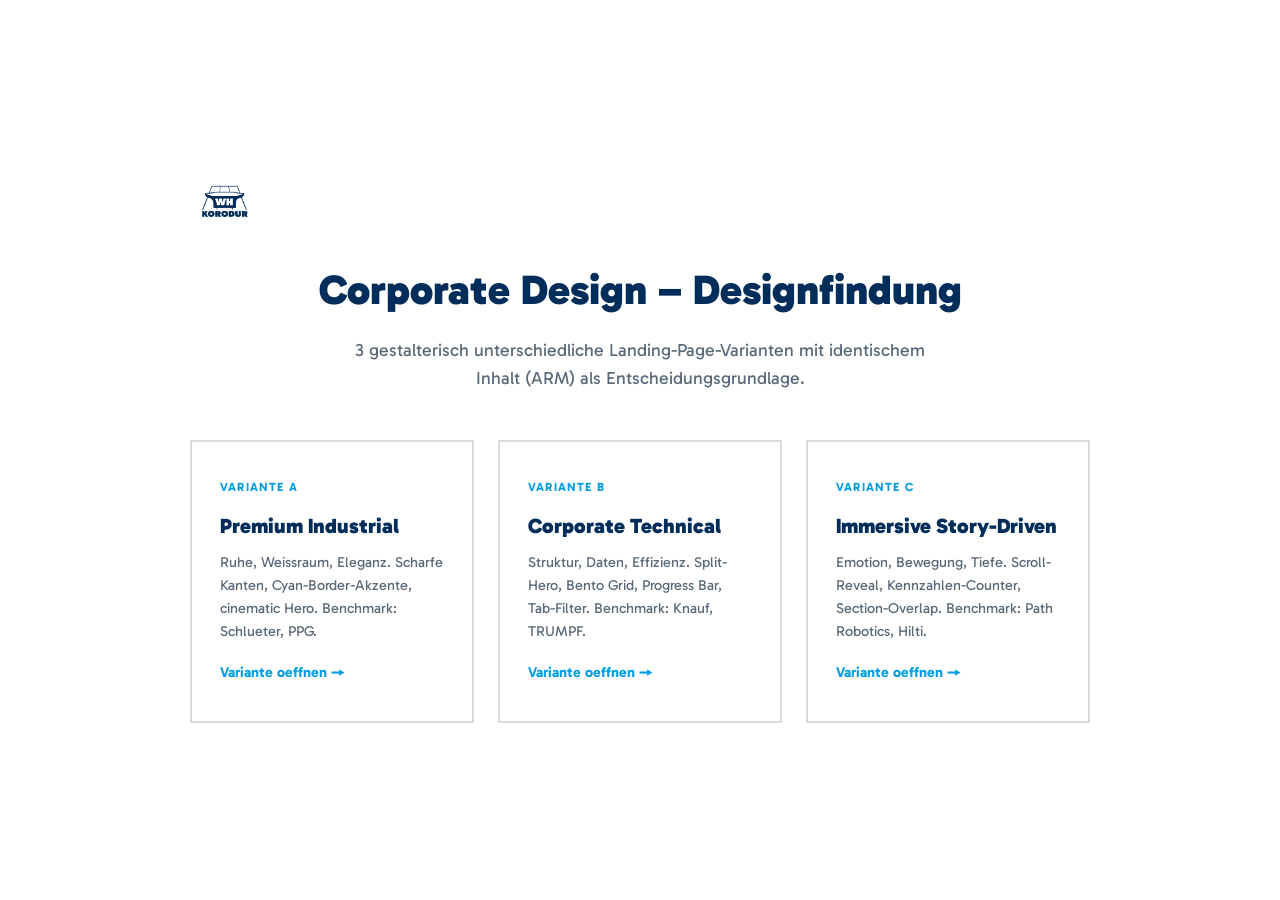
<file: projekte/corporate-design-varianten/index.html>
<!DOCTYPE html>
<html lang="de">
<head>
<meta charset="UTF-8">
<meta name="viewport" content="width=device-width, initial-scale=1.0">
<title>KORODUR Corporate Design – 3 Varianten zur Auswahl</title>
<link rel="stylesheet" href="tokens.css">
<style>
body { min-height: 100vh; display: flex; align-items: center; justify-content: center; padding: 48px 24px; }
.overview { max-width: 900px; width: 100%; text-align: center; }
.overview h1 { font-size: clamp(1.8rem, 4vw, 2.6rem); font-weight: 900; margin-bottom: 12px; }
.overview p { font-size: 1.1rem; margin-bottom: 48px; color: #5a6a7a; max-width: 600px; margin-left: auto; margin-right: auto; }
.cards { display: grid; grid-template-columns: repeat(3, 1fr); gap: 24px; }
.card { background: var(--white); border: 2px solid var(--mid-gray); padding: 36px 28px; text-align: left; transition: border-color .2s, box-shadow .2s; text-decoration: none; color: var(--text); display: block; }
.card:hover { border-color: var(--secondary); box-shadow: 0 8px 30px rgba(0,45,89,0.1); text-decoration: none; }
.card-label { font-size: .75rem; font-weight: 700; text-transform: uppercase; letter-spacing: .1em; color: var(--secondary); margin-bottom: 12px; }
.card h2 { font-size: 1.3rem; font-weight: 900; margin-bottom: 8px; }
.card p { font-size: .9rem; color: #5a6a7a; margin-bottom: 16px; line-height: 1.6; }
.card .cta { font-weight: 700; color: var(--secondary); font-size: .9rem; }
.card .cta::after { content: " →"; }
.logo-top { margin-bottom: 32px; }
.logo-top img { height: 48px; }
@media (max-width: 768px) { .cards { grid-template-columns: 1fr; } }
</style>
</head>
<body>
<div class="overview">
<div class="logo-top"><img src="assets/korodur-logo.png" alt="KORODUR"></div>
<h1>Corporate Design – Designfindung</h1>
<p>3 gestalterisch unterschiedliche Landing-Page-Varianten mit identischem Inhalt (ARM) als Entscheidungsgrundlage.</p>
<div class="cards">
<a href="variante-a-editorial.html" class="card">
<div class="card-label">Variante A</div>
<h2>Premium Industrial</h2>
<p>Ruhe, Weissraum, Eleganz. Scharfe Kanten, Cyan-Border-Akzente, cinematic Hero. Benchmark: Schlueter, PPG.</p>
<span class="cta">Variante oeffnen</span>
</a>
<a href="variante-b-strukturiert.html" class="card">
<div class="card-label">Variante B</div>
<h2>Corporate Technical</h2>
<p>Struktur, Daten, Effizienz. Split-Hero, Bento Grid, Progress Bar, Tab-Filter. Benchmark: Knauf, TRUMPF.</p>
<span class="cta">Variante oeffnen</span>
</a>
<a href="variante-c-dynamisch.html" class="card">
<div class="card-label">Variante C</div>
<h2>Immersive Story-Driven</h2>
<p>Emotion, Bewegung, Tiefe. Scroll-Reveal, Kennzahlen-Counter, Section-Overlap. Benchmark: Path Robotics, Hilti.</p>
<span class="cta">Variante oeffnen</span>
</a>
</div>
</div>
</body>
</html>
</file>
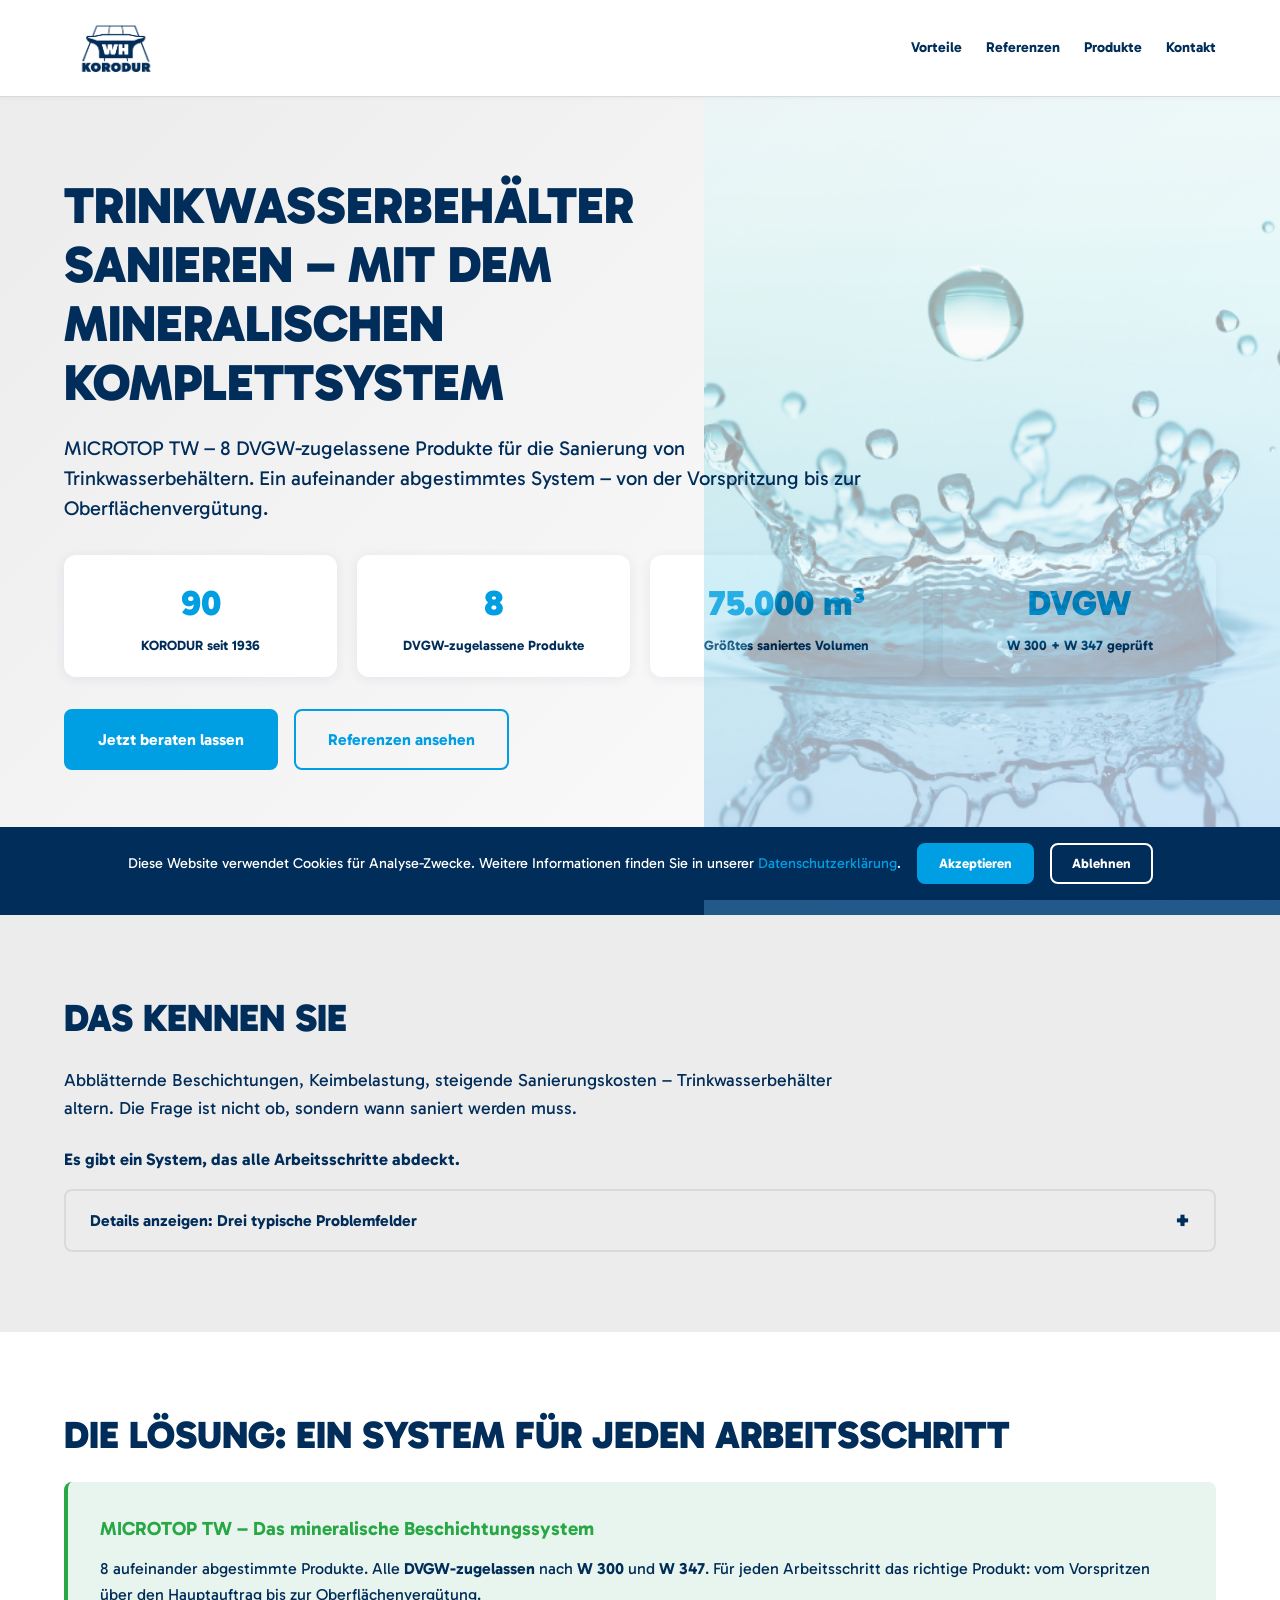
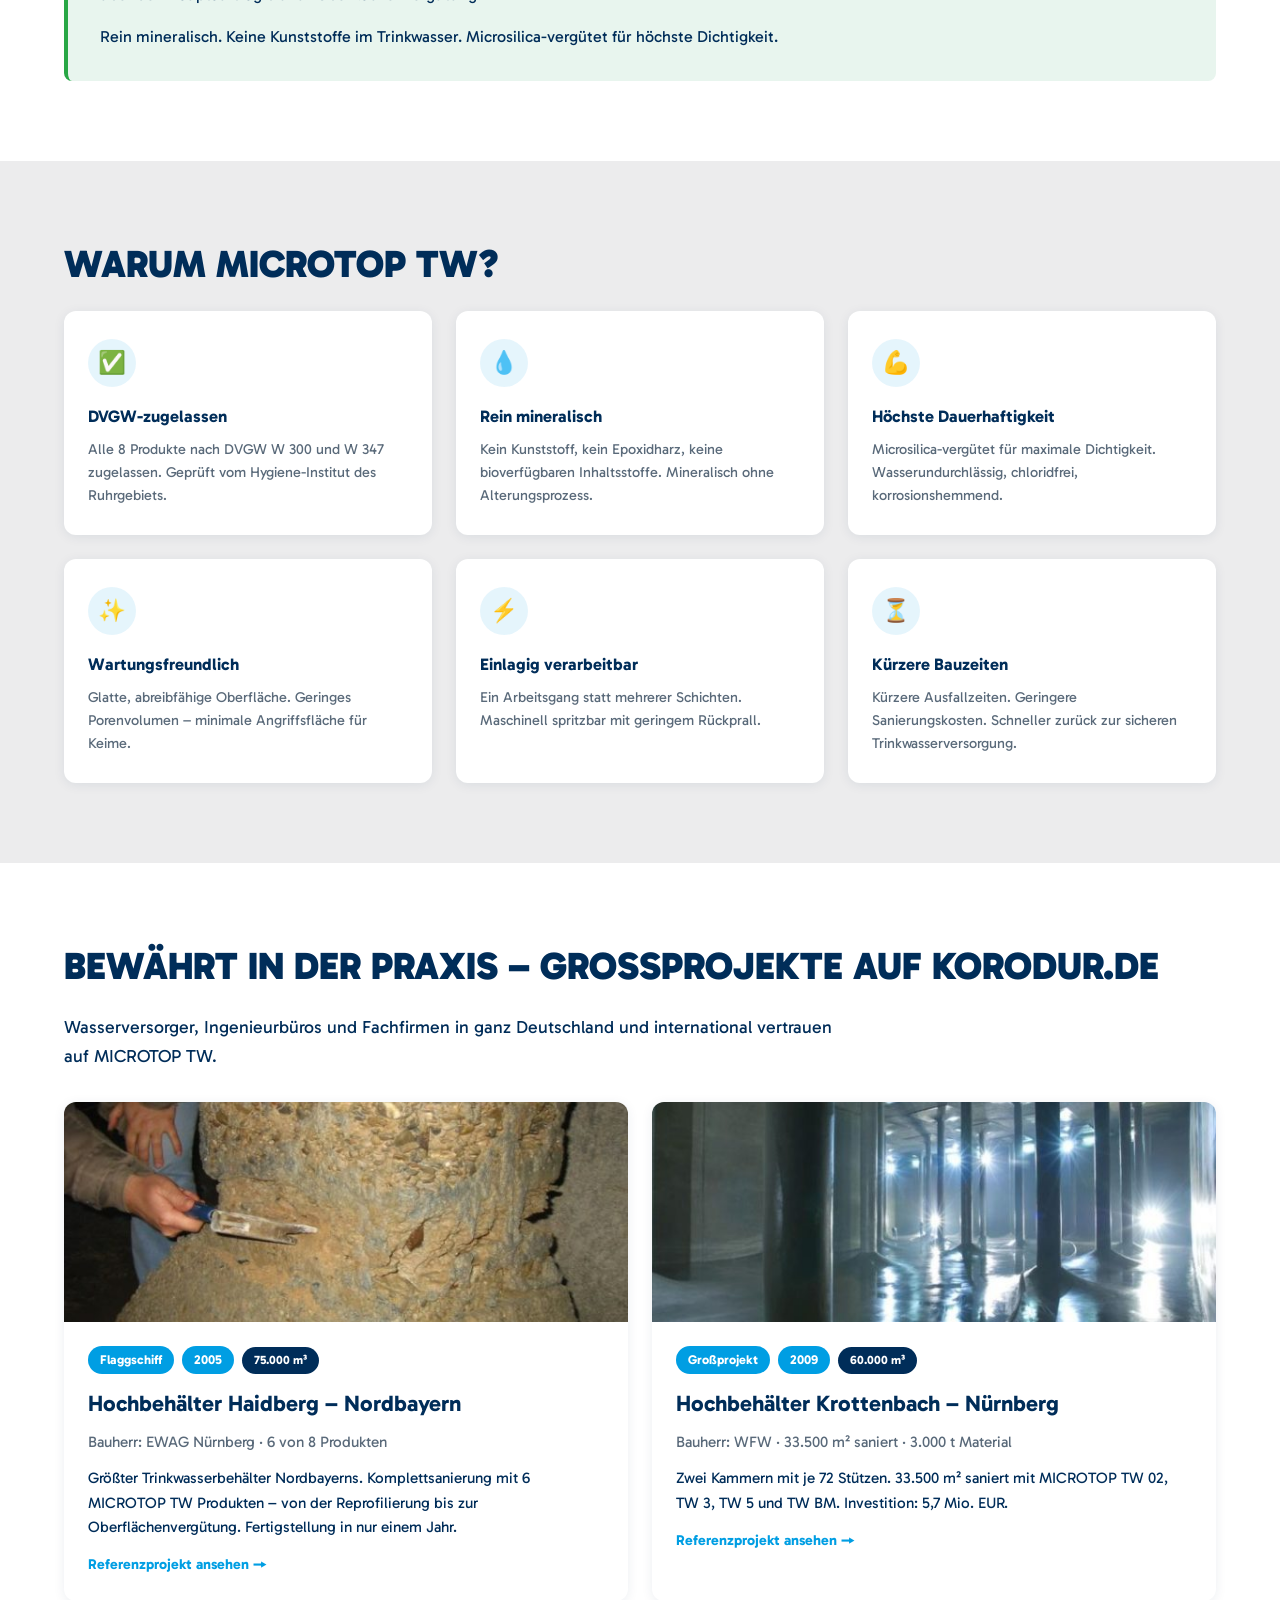
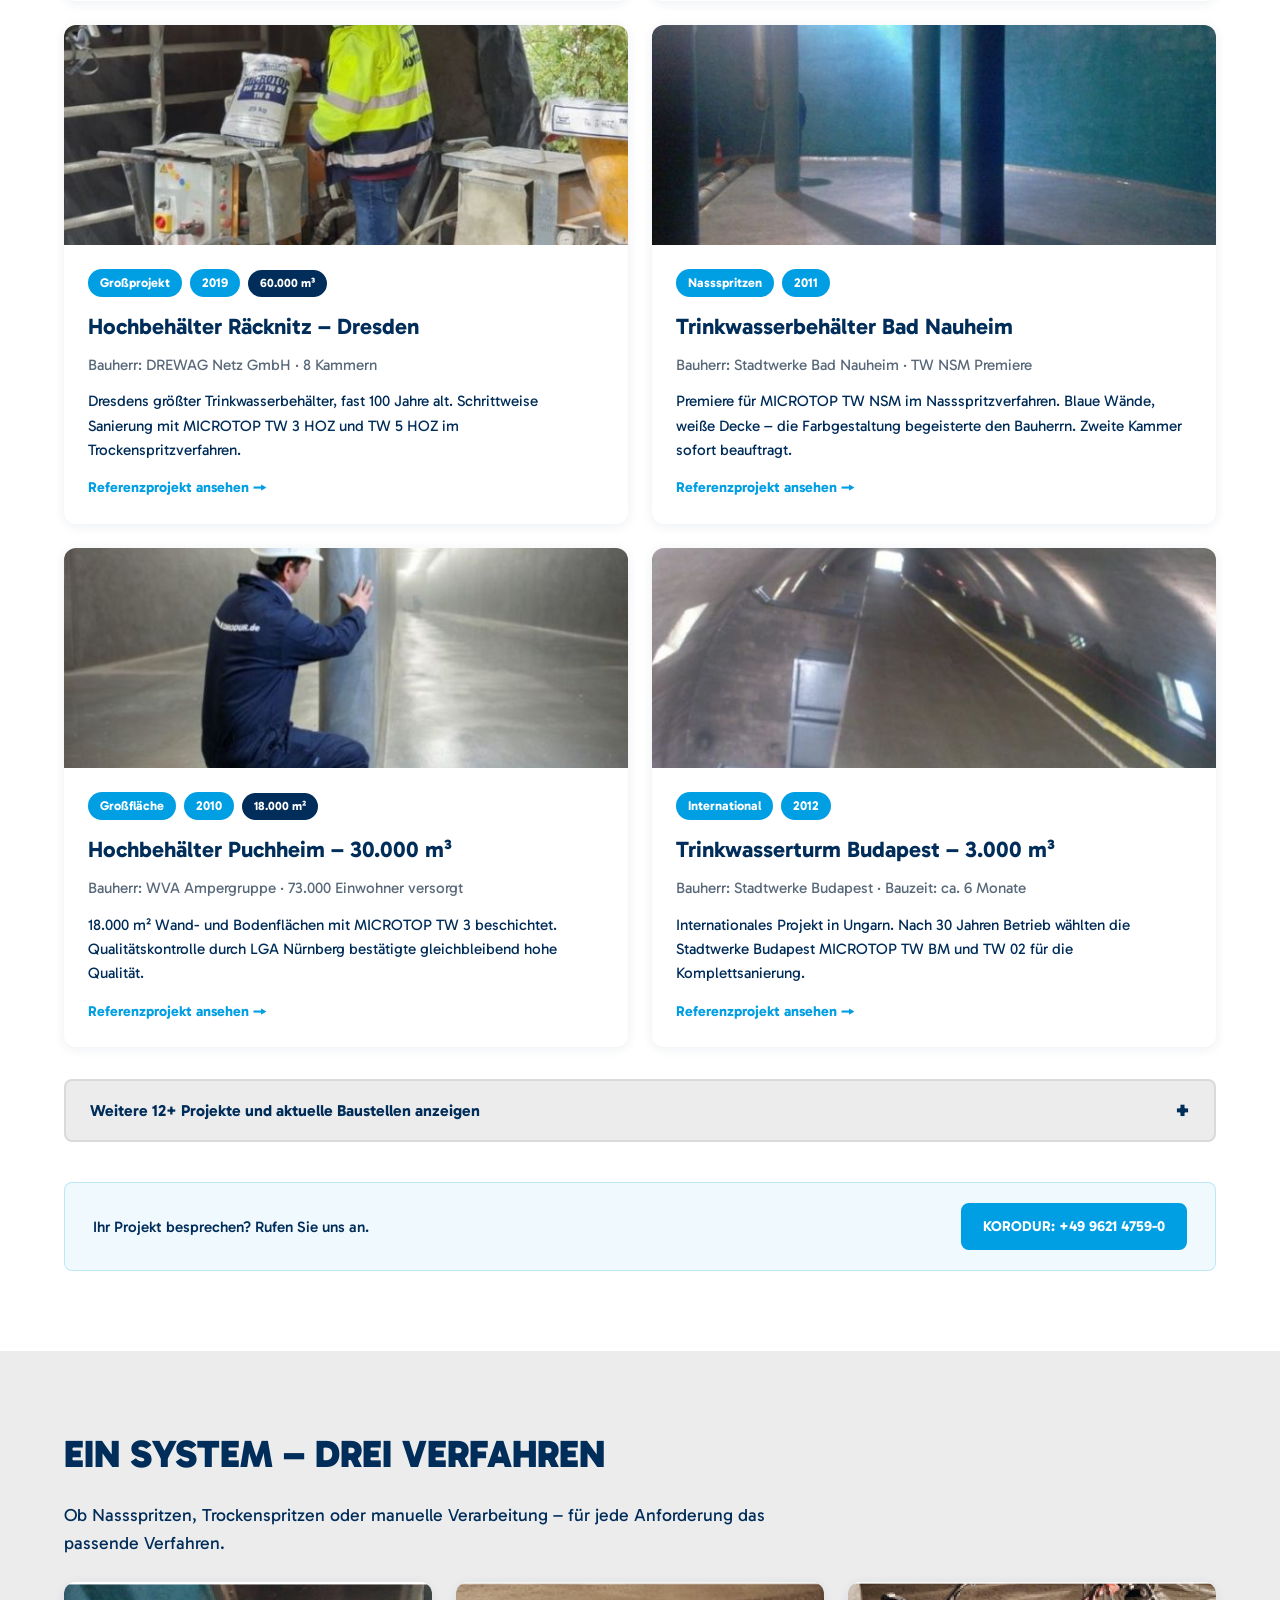
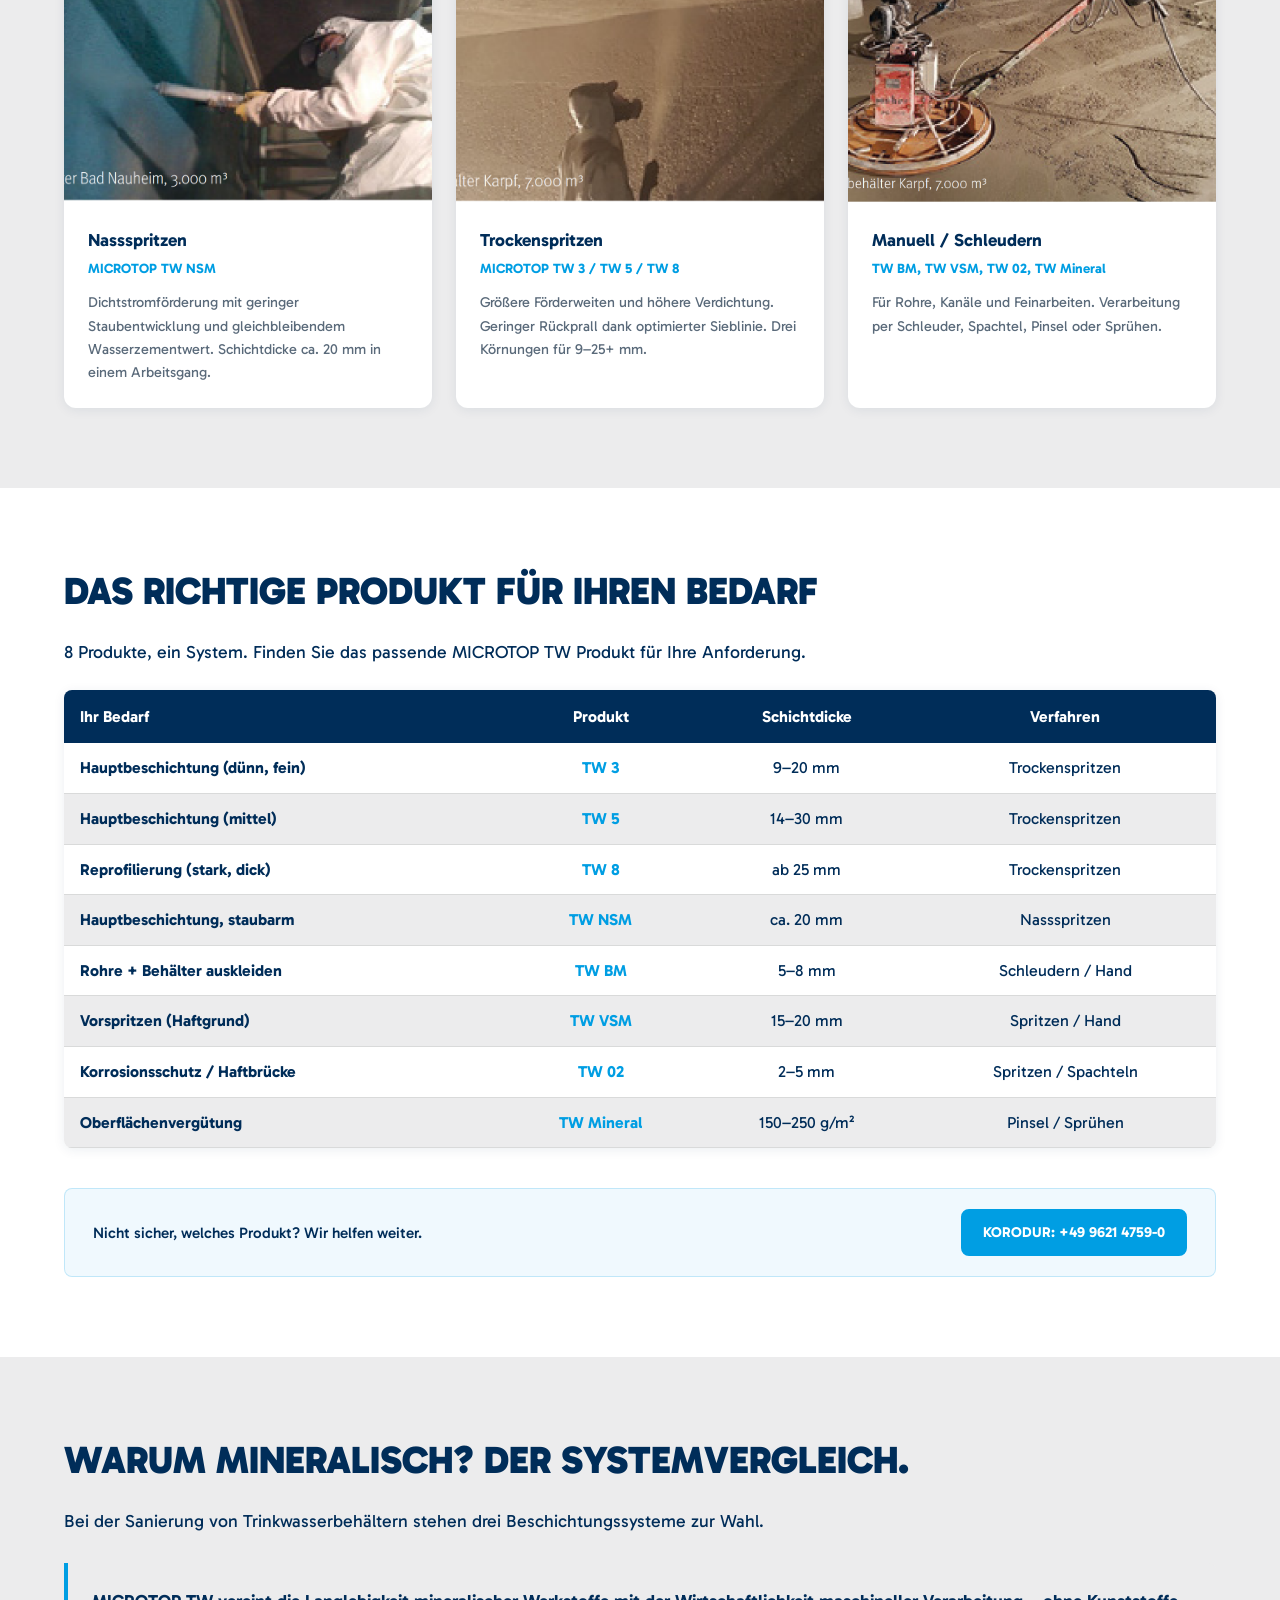
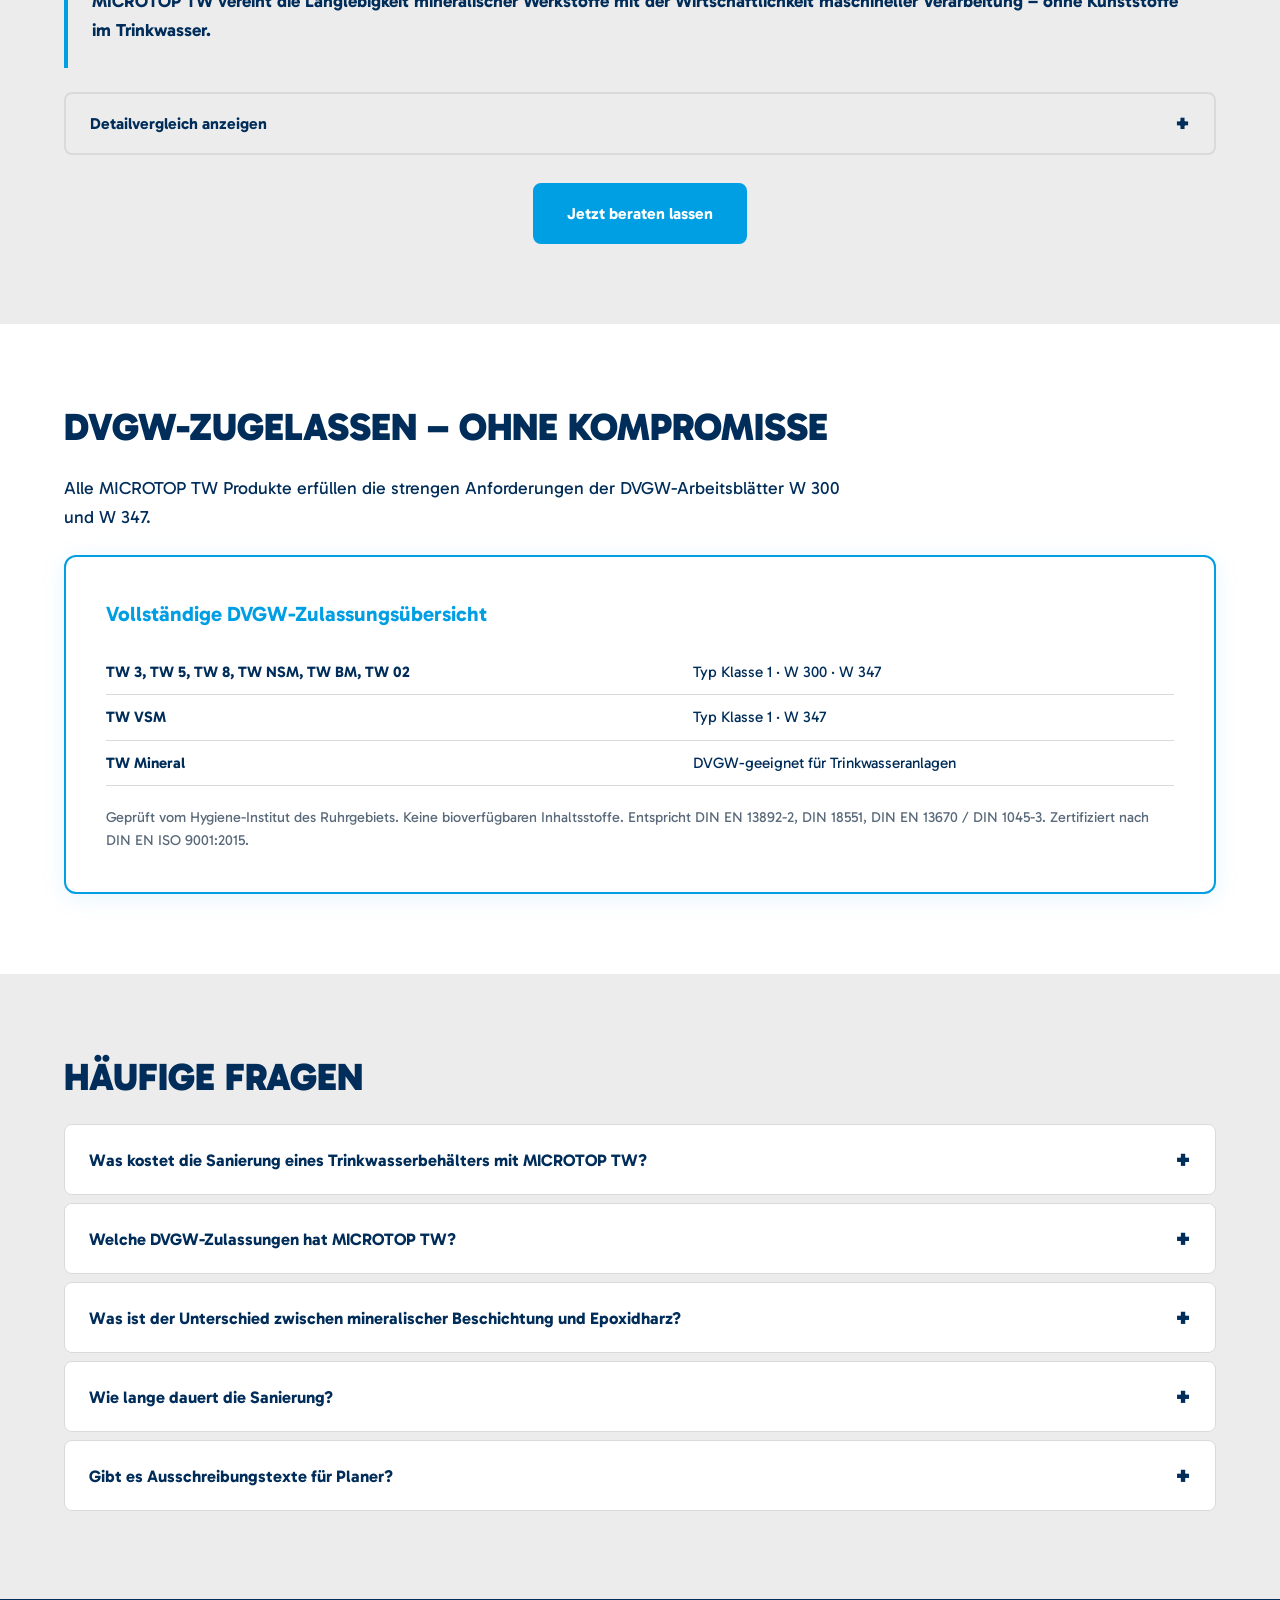
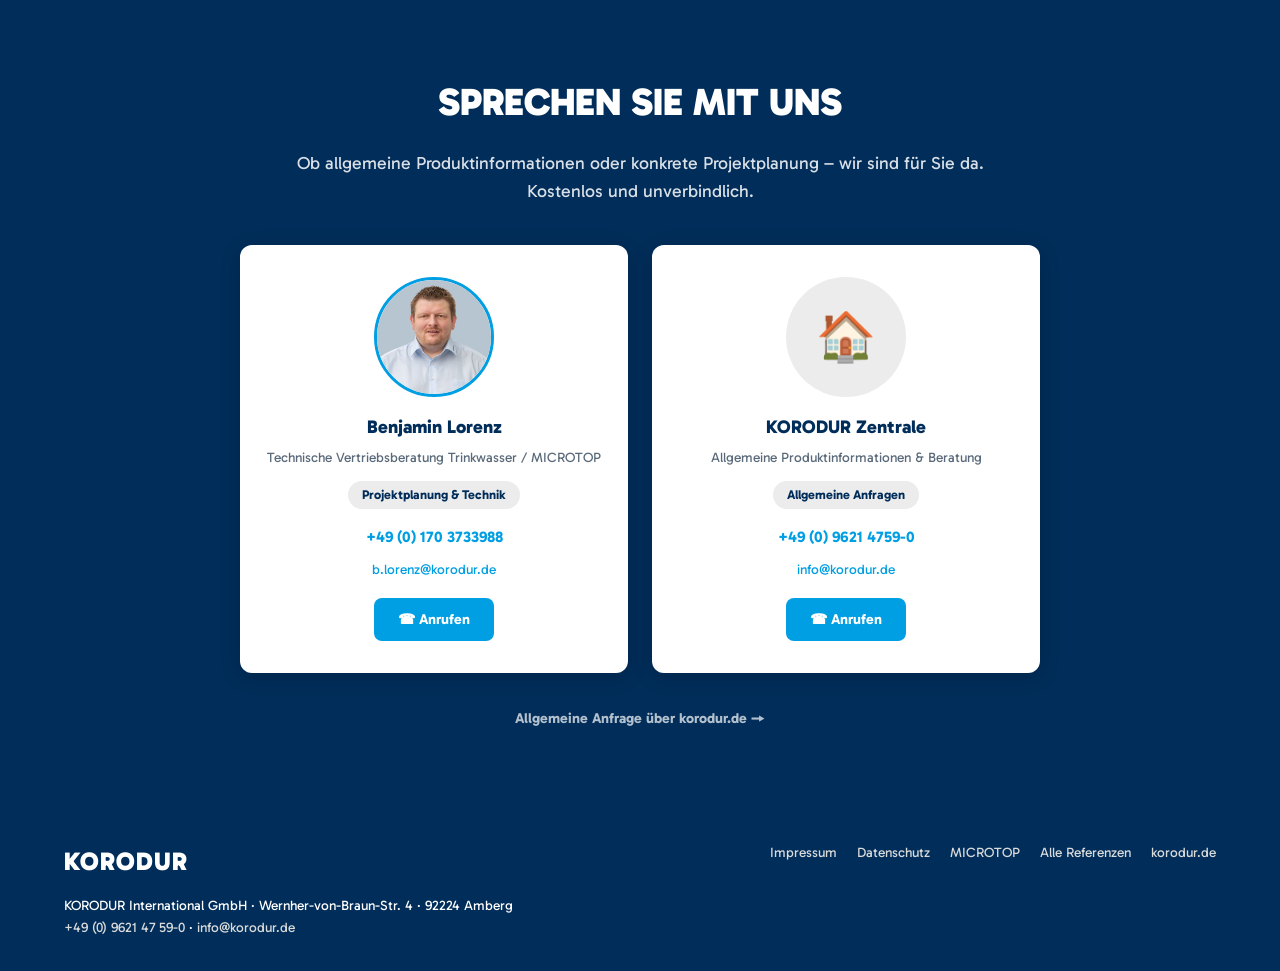
<file: projekte/korodur-microtop-tw/landing-page/index.html>
<!DOCTYPE html>
<html lang="de">
<head>
<meta charset="UTF-8">
<meta name="viewport" content="width=device-width, initial-scale=1.0">
<title>Mineralische Beschichtung f&uuml;r Trinkwasserbeh&auml;lter | MICROTOP TW | KORODUR</title>
<meta name="description" content="MICROTOP TW &ndash; das DVGW-zugelassene Beschichtungssystem f&uuml;r Trinkwasserbeh&auml;lter. 8 mineralische Produkte, 12+ Referenzen, ein System. Jetzt beraten lassen.">
<meta name="robots" content="index, follow">
<link rel="canonical" href="https://www.korodur.de/bereiche/microtop/trinkwasserbehaelter-beschichtung/">
<meta property="og:title" content="MICROTOP TW &ndash; Mineralisches Beschichtungssystem f&uuml;r Trinkwasserbeh&auml;lter">
<meta property="og:description" content="8 DVGW-zugelassene Produkte f&uuml;r die Sanierung von Trinkwasserbeh&auml;ltern. Rein mineralisch, microsilica-verg&uuml;tet, bew&auml;hrt in 12+ Projekten.">
<meta property="og:image" content="img/hero-bg.jpg">
<meta property="og:type" content="product">
<meta property="og:url" content="https://www.korodur.de/bereiche/microtop/trinkwasserbehaelter-beschichtung/">
<meta property="og:locale" content="de_DE">
<meta property="og:site_name" content="KORODUR">
<meta name="twitter:card" content="summary_large_image">
<meta name="twitter:title" content="MICROTOP TW &ndash; Trinkwasserbeh&auml;lter mineralisch sanieren">
<meta name="twitter:description" content="8 DVGW-zugelassene Produkte. 12+ Referenzen. Ein mineralisches System.">
<link rel="preconnect" href="https://fonts.googleapis.com">
<link rel="preconnect" href="https://fonts.gstatic.com" crossorigin>
<link rel="preload" as="style" href="https://fonts.googleapis.com/css2?family=Gabarito:wght@400;700;800;900&display=swap">
<link href="https://fonts.googleapis.com/css2?family=Gabarito:wght@400;700;800;900&display=swap" rel="stylesheet">

<!-- Schema: Product -->
<script type="application/ld+json">
{
  "@context": "https://schema.org",
  "@type": "Product",
  "name": "MICROTOP TW Beschichtungssystem",
  "brand": {"@type": "Brand", "name": "KORODUR"},
  "manufacturer": {
    "@type": "Organization",
    "name": "KORODUR International GmbH",
    "url": "https://www.korodur.de"
  },
  "description": "Mineralisches Beschichtungssystem f&uuml;r Trinkwasserbeh&auml;lter. 8 DVGW-zugelassene Produkte nach W 300 und W 347.",
  "category": "Beschichtungssystem Trinkwasserbeh&auml;lter",
  "additionalProperty": [
    {"@type": "PropertyValue", "name": "DVGW-Zulassung", "value": "W 300, W 347, Typ Klasse 1"},
    {"@type": "PropertyValue", "name": "Produktanzahl", "value": "8"},
    {"@type": "PropertyValue", "name": "Material", "value": "Mineralisch, microsilica-verguetet"},
    {"@type": "PropertyValue", "name": "Verfahren", "value": "Trockenspritzen, Nassspritzen, Manuell"},
    {"@type": "PropertyValue", "name": "Referenzprojekte", "value": "12+"}
  ],
  "url": "https://www.korodur.de/bereiche/microtop/trinkwasserbehaelter-beschichtung/"
}
</script>

<!-- Schema: FAQPage -->
<script type="application/ld+json">
{
  "@context": "https://schema.org",
  "@type": "FAQPage",
  "mainEntity": [
    {
      "@type": "Question",
      "name": "Was kostet die Sanierung eines Trinkwasserbeh\u00e4lters mit MICROTOP TW?",
      "acceptedAnswer": {
        "@type": "Answer",
        "text": "Die Kosten h\u00e4ngen von Beh\u00e4ltergr\u00f6\u00dfe, Zustand und gew\u00e4hltem Verfahren ab. MICROTOP TW liegt im mittleren Preissegment \u2013 g\u00fcnstiger als Edelstahl, vergleichbar mit Epoxidsystemen, aber mit deutlich l\u00e4ngerer Lebensdauer."
      }
    },
    {
      "@type": "Question",
      "name": "Welche DVGW-Zulassungen hat MICROTOP TW?",
      "acceptedAnswer": {
        "@type": "Answer",
        "text": "Alle 8 MICROTOP TW Produkte sind DVGW-zugelassen. TW 3, TW 5, TW 8, TW NSM, TW BM und TW 02 nach Typ Klasse 1, W 300 und W 347. TW VSM nach Typ Klasse 1, W 347. TW Mineral ist DVGW-geeignet f\u00fcr Trinkwasseranlagen."
      }
    },
    {
      "@type": "Question",
      "name": "Was ist der Unterschied zwischen mineralischer Beschichtung und Epoxidharz?",
      "acceptedAnswer": {
        "@type": "Answer",
        "text": "MICROTOP TW ist rein mineralisch \u2013 keine Kunststoffe, keine bioverf\u00fcgbaren Inhaltsstoffe. Epoxidharze sind kunststoffbasiert mit begrenzter Lebensdauer (15-20 Jahre durch Verspr\u00f6dung). Mineralische Beschichtungen haben keinen Alterungsprozess und sind nachhaltiger."
      }
    },
    {
      "@type": "Question",
      "name": "Wie lange dauert die Sanierung eines Trinkwasserbeh\u00e4lters?",
      "acceptedAnswer": {
        "@type": "Answer",
        "text": "MICROTOP TW ist einlagig und maschinell spritzbar, was die Sanierungsdauer deutlich verk\u00fcrzt. Die genaue Dauer h\u00e4ngt von der Beh\u00e4ltergr\u00f6\u00dfe ab. Referenz: Der Trinkwasserturm Budapest (3.000 m\u00b3) wurde in ca. 6 Monaten saniert."
      }
    }
  ]
}
</script>

<!-- Schema: Organization -->
<script type="application/ld+json">
{
  "@context": "https://schema.org",
  "@type": "Organization",
  "name": "KORODUR International GmbH",
  "legalName": "KORODUR International GmbH",
  "url": "https://www.korodur.de",
  "description": "KORODUR International GmbH - Hersteller von Industrieboeden und Beschichtungssystemen. MICROTOP TW mineralisches Beschichtungssystem fuer Trinkwasserbehaelter.",
  "address": {
    "@type": "PostalAddress",
    "streetAddress": "Wernher-von-Braun-Str. 4",
    "postalCode": "92224",
    "addressLocality": "Amberg",
    "addressRegion": "Bayern",
    "addressCountry": "DE"
  },
  "contactPoint": {
    "@type": "ContactPoint",
    "contactType": "Technische Vertriebsberatung Trinkwasser",
    "name": "Benjamin Lorenz",
    "telephone": "+49-170-3733988",
    "email": "b.lorenz@korodur.de",
    "availableLanguage": ["German", "English"]
  },
  "foundingDate": "1936",
  "sameAs": ["https://www.linkedin.com/company/korodur/"]
}
</script>

<style>
:root {
  --primary: #002d59;
  --secondary: #009ee3;
  --light-gray: #ececed;
  --mid-gray: #d9dada;
  --white: #ffffff;
  --cta: #009ee3;
  --text: #002d59;
  --font: "Gabarito", Arial, sans-serif;
  --max-w: 1200px;
  --section-pad-d: 80px;
  --section-pad-m: 48px;
  --radius: 8px;
  --card-radius: 12px;
  --shadow: 0 2px 12px rgba(0,45,89,.08);
  --success: #28a745;
  --success-bg: #e8f5ee;
}
*, *::before, *::after { box-sizing: border-box; margin: 0; padding: 0; }
html { scroll-behavior: smooth; -webkit-text-size-adjust: 100%; }
body { font-family: var(--font); color: var(--text); line-height: 1.6; background: var(--white); overflow-x: hidden; }
img { max-width: 100%; height: auto; display: block; }
a { color: var(--secondary); text-decoration: none; }
a:hover { text-decoration: underline; }
.container { max-width: var(--max-w); margin: 0 auto; padding: 0 24px; }
section { padding: var(--section-pad-d) 0; }
.bg-white { background: var(--white); }
.bg-gray { background: var(--light-gray); }
.bg-dark { background: var(--primary); color: var(--white); }
h1, h2, h3, h4 { font-family: var(--font); color: var(--text); }
h1 { font-weight: 900; font-size: clamp(2rem, 5vw, 3.2rem); text-transform: uppercase; line-height: 1.15; }
h2 { font-weight: 900; font-size: clamp(1.6rem, 3.5vw, 2.4rem); text-transform: uppercase; line-height: 1.2; margin-bottom: 24px; }
h3 { font-weight: 700; font-size: clamp(1.1rem, 2vw, 1.4rem); margin-bottom: 12px; }
.subline { font-weight: 800; text-transform: uppercase; letter-spacing: .02em; }
p { margin-bottom: 16px; }
.btn { display: inline-block; font-family: var(--font); font-weight: 700; font-size: 1rem; padding: 16px 32px; border-radius: var(--radius); cursor: pointer; border: 2px solid transparent; transition: background .2s, color .2s, border-color .2s, transform .1s; text-align: center; text-decoration: none; }
.btn:hover { text-decoration: none; transform: translateY(-1px); }
.btn-primary { background: var(--cta); color: var(--white); border-color: var(--cta); }
.btn-primary:hover { background: #007bb5; border-color: #007bb5; }
.btn-ghost { background: transparent; color: var(--cta); border-color: var(--cta); }
.btn-ghost:hover { background: var(--cta); color: var(--white); }
.micro-copy { font-size: .85rem; color: #5a6a7a; margin-top: 8px; }
.section-intro { font-size: 1.1rem; max-width: 780px; margin-bottom: 24px; }

/* ===== HEADER ===== */
header { background: var(--white); border-bottom: 1px solid var(--mid-gray); padding: 12px 0; position: sticky; top: 0; z-index: 800; box-shadow: 0 1px 4px rgba(0,0,0,.04); }
header .container { display: flex; align-items: center; justify-content: space-between; }
header nav { display: flex; align-items: center; }
header nav a { color: var(--text); font-weight: 700; font-size: .9rem; margin-left: 24px; }
header nav a:hover { color: var(--secondary); text-decoration: none; }
.logo { display: flex; align-items: center; text-decoration: none; }
.logo img { height: 72px; width: auto; }
.logo-text { font-family: var(--font); font-weight: 900; font-size: 1.6rem; color: var(--text); letter-spacing: .04em; text-transform: uppercase; text-decoration: none; }
.logo-text span { color: var(--secondary); font-weight: 700; font-size: 1rem; text-transform: none; display: block; letter-spacing: 0; }
.mobile-menu-btn { display: none; background: none; border: none; font-size: 1.6rem; cursor: pointer; color: var(--text); padding: 4px; }

/* ===== HERO ===== */
#hero { padding: var(--section-pad-d) 0 0; background: linear-gradient(135deg, var(--light-gray) 0%, var(--white) 100%); position: relative; overflow: hidden; }
#hero::before { content: ""; position: absolute; top: 0; right: 0; bottom: 0; width: 45%; background: url("img/hero-water.png") center/cover no-repeat; opacity: .35; pointer-events: none; }
.hero-content { max-width: 800px; position: relative; z-index: 1; }
.hero-sub { font-size: clamp(1rem, 2vw, 1.25rem); font-weight: 400; margin: 20px 0 32px; line-height: 1.5; }
.key-figures { display: grid; grid-template-columns: repeat(4, 1fr); gap: 20px; margin: 32px 0; }
.key-figure { text-align: center; padding: 20px 12px; background: var(--white); border-radius: var(--card-radius); box-shadow: var(--shadow); }
.key-figure .number { font-size: clamp(1.6rem, 3vw, 2.2rem); font-weight: 900; color: var(--secondary); display: block; }
.key-figure .label { font-size: .85rem; font-weight: 700; margin-top: 4px; display: block; }
.hero-ctas { display: flex; gap: 16px; flex-wrap: wrap; margin: 32px 0 12px; }

/* ===== MINI TRUST BAR (inside Hero) ===== */
.mini-trust { background: var(--primary); color: var(--white); padding: 16px 0; margin-top: var(--section-pad-d); }
.mini-trust .container { display: flex; justify-content: center; flex-wrap: wrap; gap: 24px 48px; }
.mini-trust-item { font-weight: 700; font-size: .95rem; display: flex; align-items: center; gap: 8px; white-space: nowrap; }
.mini-trust-item .icon { font-size: 1.3rem; }

/* ===== SECTION TOGGLE ===== */
.section-toggle {
  width: 100%;
  padding: 16px 24px;
  font-family: var(--font);
  font-weight: 700;
  font-size: 1rem;
  background: var(--light-gray);
  border: 2px solid var(--mid-gray);
  border-radius: var(--radius);
  cursor: pointer;
  text-align: left;
  display: flex;
  justify-content: space-between;
  align-items: center;
  color: var(--text);
  transition: background .2s, border-color .2s;
  margin-top: 16px;
}
.section-toggle:hover { border-color: var(--secondary); }
.section-toggle .toggle-icon { font-size: 1.4rem; font-weight: 900; }
.section-toggle-content {
  max-height: 0;
  overflow: hidden;
  transition: max-height .5s ease;
}
.bg-dark .section-toggle { background: rgba(255,255,255,.1); border-color: rgba(255,255,255,.25); color: var(--white); }
.bg-dark .section-toggle:hover { border-color: var(--secondary); }

/* ===== PROBLEM ===== */
.problem-cards { display: grid; grid-template-columns: repeat(3, 1fr); gap: 24px; margin: 32px 0; }
.problem-card { background: var(--white); border-radius: var(--card-radius); padding: 32px 24px; box-shadow: var(--shadow); border-top: 4px solid var(--mid-gray); transition: transform .2s, box-shadow .2s; }
.problem-card:last-child { border-top-color: var(--secondary); transform: scale(1.03); box-shadow: 0 4px 24px rgba(0,158,227,.15); }
.problem-card .card-icon { font-size: 2.2rem; margin-bottom: 16px; display: block; }
.problem-card h3 { color: var(--primary); }
.section-bridge { font-size: 1.05rem; font-weight: 700; margin: 32px 0 24px; padding: 20px 24px; background: var(--primary); color: var(--white); border-radius: var(--radius); }

/* ===== SOLUTION ===== */
.solution-callout { background: var(--success-bg); border-left: 4px solid var(--success); border-radius: var(--radius); padding: 32px; }
.solution-callout h3 { color: var(--success); font-size: 1.2rem; margin-bottom: 12px; }

/* ===== BENEFIT GRID ===== */
.benefit-grid { display: grid; grid-template-columns: repeat(3, 1fr); gap: 24px; }
.benefit-card { background: var(--white); border-radius: var(--card-radius); padding: 28px 24px; box-shadow: var(--shadow); }
.benefit-card .b-icon { width: 48px; height: 48px; background: rgba(0,158,227,.1); border-radius: 50%; display: flex; align-items: center; justify-content: center; font-size: 1.4rem; margin-bottom: 16px; color: var(--secondary); }
.benefit-card h3 { font-size: 1.05rem; color: var(--primary); margin-bottom: 8px; }
.benefit-card p { font-size: .9rem; color: #5a6a7a; margin-bottom: 0; }

/* ===== REFERENCES ===== */
.ref-grid { display: grid; grid-template-columns: repeat(2, 1fr); gap: 24px; margin: 32px 0; }
.ref-card { background: var(--white); border-radius: var(--card-radius); box-shadow: var(--shadow); overflow: hidden; transition: transform .2s; }
.ref-card:hover { transform: translateY(-4px); }
.ref-card-img { width: 100%; height: 220px; object-fit: cover; background: var(--mid-gray); }
.ref-card-img-placeholder { width: 100%; height: 220px; background: var(--primary); display: flex; align-items: center; justify-content: center; color: var(--secondary); font-size: 3rem; }
.ref-card-body { padding: 24px; }
.ref-card-badge { display: inline-block; font-size: .8rem; font-weight: 700; background: var(--secondary); color: var(--white); padding: 4px 12px; border-radius: 20px; margin-bottom: 12px; margin-right: 4px; }
.ref-card-highlight { display: inline-block; font-size: .75rem; font-weight: 700; background: var(--primary); color: var(--white); padding: 4px 12px; border-radius: 20px; margin-bottom: 12px; }
.ref-card-body h3 { margin-bottom: 8px; }
.ref-card-meta { font-size: .85rem; color: #5a6a7a; margin-bottom: 12px; }
.ref-card-body p { font-size: .95rem; margin-bottom: 12px; }
.ref-card-link { color: var(--secondary); font-weight: 700; font-size: .9rem; }

/* ===== VERFAHREN ===== */
.verfahren-grid { display: grid; grid-template-columns: repeat(3, 1fr); gap: 24px; }
.verfahren-card { background: var(--white); border-radius: var(--card-radius); overflow: hidden; box-shadow: var(--shadow); }
.verfahren-card img { width: 100%; height: 220px; object-fit: cover; }
.verfahren-card-body { padding: 24px; }
.verfahren-card h3 { color: var(--primary); font-size: 1.1rem; margin-bottom: 4px; }
.verfahren-card .products { color: var(--secondary); font-weight: 700; font-size: .85rem; margin-bottom: 12px; }
.verfahren-card p { font-size: .9rem; color: #5a6a7a; margin-bottom: 0; }

/* ===== COMPARISON TABLE ===== */
.comparison-table { width: 100%; border-collapse: collapse; margin: 24px 0; border-radius: var(--radius); overflow: hidden; box-shadow: var(--shadow); }
.comparison-table th { background: var(--primary); color: var(--white); padding: 14px 16px; text-align: center; font-weight: 700; }
.comparison-table th:first-child { text-align: left; }
.comparison-table th:nth-child(2) { background: var(--secondary); }
.comparison-table td { padding: 12px 16px; border-bottom: 1px solid var(--mid-gray); text-align: center; }
.comparison-table td:first-child { font-weight: 700; text-align: left; }
.comparison-table tr:nth-child(even) td { background: var(--light-gray); }
.comparison-table tr:nth-child(odd) td { background: var(--white); }
.comparison-table td:nth-child(2) { font-weight: 700; color: var(--secondary); }
.comparison-summary { font-size: 1.1rem; font-weight: 700; margin: 28px 0 24px; padding: 24px; background: var(--light-gray); border-left: 4px solid var(--secondary); border-radius: 0 var(--radius) var(--radius) 0; }
.comparison-cards { display: none; }
.comp-card { background: var(--white); border-radius: var(--card-radius); box-shadow: var(--shadow); padding: 20px; margin-bottom: 16px; }
.comp-card .criteria { font-weight: 800; font-size: .9rem; text-transform: uppercase; color: #5a6a7a; margin-bottom: 12px; }
.comp-card .values { display: grid; grid-template-columns: 1fr; gap: 12px; }
.comp-card .val-item { display: flex; justify-content: space-between; align-items: baseline; padding: 6px 0; border-bottom: 1px solid var(--light-gray); }
.comp-card .val-item:last-child { border-bottom: none; }
.comp-card .val-label { font-size: .8rem; font-weight: 700; text-transform: uppercase; color: #5a6a7a; }
.comp-card .val-highlight { font-weight: 700; color: var(--secondary); font-size: 1.05rem; }
.comp-card .val-other { color: var(--text); font-size: .95rem; }

/* ===== PRODUKTFINDER TABLE ===== */
.produkt-table { width: 100%; border-collapse: collapse; margin: 24px 0; box-shadow: var(--shadow); border-radius: var(--radius); overflow: hidden; }
.produkt-table th { background: var(--primary); color: var(--white); padding: 14px 16px; text-align: center; font-weight: 700; }
.produkt-table th:first-child { text-align: left; }
.produkt-table td { padding: 12px 16px; border-bottom: 1px solid var(--mid-gray); text-align: center; }
.produkt-table td:first-child { font-weight: 700; text-align: left; }
.produkt-table td:nth-child(2) { font-weight: 700; color: var(--secondary); }
.produkt-table tr:nth-child(even) td { background: var(--light-gray); }
.produkt-table tr:nth-child(odd) td { background: var(--white); }
.produkt-table a { color: var(--secondary); font-weight: 700; }
.produkt-cards { display: none; }
.produkt-card { background: var(--white); border-radius: var(--radius); padding: 16px; border-left: 4px solid var(--secondary); box-shadow: var(--shadow); margin-bottom: 12px; }
.produkt-card-name { font-weight: 700; color: var(--primary); font-size: 1.05rem; margin-bottom: 4px; }
.produkt-card-name a { color: var(--secondary); }
.produkt-card-detail { font-size: .85rem; color: #5a6a7a; }

/* ===== DVGW ===== */
.dvgw-box { background: var(--white); border: 2px solid var(--secondary); border-radius: var(--card-radius); padding: 40px; box-shadow: 0 4px 24px rgba(0,158,227,.1); }
.dvgw-box h3 { color: var(--secondary); font-size: 1.3rem; margin-bottom: 20px; }
.dvgw-table { width: 100%; border-collapse: collapse; margin-bottom: 16px; }
.dvgw-table td { padding: 10px 0; border-bottom: 1px solid var(--mid-gray); font-size: .95rem; }
.dvgw-table td:first-child { font-weight: 700; color: var(--primary); width: 55%; }
.dvgw-normen { font-size: .9rem; color: #5a6a7a; margin-top: 20px; margin-bottom: 0; }

/* ===== FAQ ===== */
.faq-item { border: 1px solid var(--mid-gray); border-radius: var(--radius); margin-bottom: 8px; overflow: hidden; }
.faq-question { width: 100%; padding: 20px 24px; font-family: var(--font); font-weight: 700; font-size: 1.05rem; background: var(--white); border: none; cursor: pointer; text-align: left; display: flex; justify-content: space-between; align-items: center; color: var(--text); gap: 16px; transition: background .2s; }
.faq-question:hover { background: var(--light-gray); }
.faq-question.active { background: var(--primary); color: var(--white); }
.faq-question::after { content: "+"; font-size: 1.5rem; font-weight: 900; flex-shrink: 0; transition: transform .3s; }
.faq-question.active::after { content: "\2212"; }
.faq-answer { max-height: 0; overflow: hidden; transition: max-height .4s ease; }
.faq-answer-inner { padding: 20px 24px; line-height: 1.7; }

/* ===== INLINE CTA ===== */
.inline-cta { background: rgba(0,158,227,.06); border: 1px solid rgba(0,158,227,.2); border-radius: var(--radius); padding: 20px 28px; margin-top: 40px; display: flex; align-items: center; justify-content: space-between; gap: 16px; flex-wrap: wrap; }
.inline-cta p { font-size: .95rem; color: var(--primary); font-weight: 500; margin-bottom: 0; }

/* ===== BERATER ===== */
.berater-grid { display: grid; grid-template-columns: repeat(2, 1fr); gap: 24px; max-width: 800px; margin: 40px auto 32px; }
.berater-card { background: var(--white); border-radius: var(--card-radius); box-shadow: 0 4px 20px rgba(0,0,0,.15); padding: 32px 24px; text-align: center; color: var(--text); transition: transform .2s; }
.berater-card:hover { transform: translateY(-4px); }
.berater-img { width: 120px; height: 120px; border-radius: 50%; object-fit: cover; border: 3px solid var(--secondary); margin: 0 auto 16px; display: block; background: var(--light-gray); }
.berater-icon { width: 120px; height: 120px; border-radius: 50%; background: var(--light-gray); margin: 0 auto 16px; display: flex; align-items: center; justify-content: center; font-size: 3rem; color: var(--secondary); }
.berater-name { font-weight: 800; font-size: 1.15rem; margin-bottom: 4px; color: var(--text); }
.berater-title { font-size: .85rem; color: #5a6a7a; margin-bottom: 12px; }
.berater-scope { display: inline-block; font-size: .8rem; font-weight: 700; background: var(--light-gray); color: var(--text); padding: 4px 14px; border-radius: 20px; margin-bottom: 16px; }
.berater-contact { font-size: .95rem; margin-bottom: 8px; }
.berater-contact a { color: var(--secondary); font-weight: 700; }
.berater-btn { display: inline-block; font-family: var(--font); font-weight: 700; font-size: .9rem; padding: 10px 24px; border-radius: var(--radius); background: var(--cta); color: var(--white); border: none; cursor: pointer; transition: background .2s, transform .1s; text-decoration: none; margin-top: 8px; }
.berater-btn:hover { background: #007bb5; text-decoration: none; transform: translateY(-1px); }
.bg-dark h2, .bg-dark .section-intro { color: var(--white); }

/* ===== FOOTER ===== */
footer { background: var(--primary); color: var(--white); padding: 32px 0; }
footer a { color: var(--mid-gray); }
footer a:hover { color: var(--white); }
.footer-compact { display: flex; justify-content: space-between; align-items: flex-start; gap: 40px; }
.footer-brand { font-family: var(--font); font-weight: 900; font-size: 1.6rem; letter-spacing: .04em; color: var(--white); margin-bottom: 12px; text-transform: uppercase; }
.footer-left p { font-size: .85rem; margin: 0; line-height: 1.6; }
.footer-right { display: flex; gap: 20px; flex-wrap: wrap; font-size: .85rem; align-items: flex-start; }

/* ===== COOKIE ===== */
.cookie-banner { position: fixed; bottom: 0; left: 0; right: 0; background: var(--primary); color: var(--white); padding: 16px 24px; z-index: 1000; display: none; align-items: center; justify-content: center; gap: 16px; flex-wrap: wrap; font-size: .9rem; }
.cookie-banner.visible { display: flex; }
.cookie-banner .btn { padding: 10px 20px; font-size: .85rem; }
.cookie-btn-reject { background: transparent; color: var(--white); border-color: var(--white); }
.cookie-btn-reject:hover { background: rgba(255,255,255,.15); }

/* ===== STICKY CTA (Mobile) ===== */
.sticky-cta { display: none; position: fixed; bottom: 0; left: 0; right: 0; z-index: 900; background: var(--cta); padding: 14px 24px; text-align: center; box-shadow: 0 -2px 12px rgba(0,0,0,.2); }
.sticky-cta a { color: var(--white); text-decoration: none; font-weight: 700; font-size: 1rem; display: flex; align-items: center; justify-content: center; gap: 8px; }
.sticky-cta.visible { display: block; }

/* ===== RESPONSIVE ===== */
@media (max-width: 1024px) {
  .ref-grid { grid-template-columns: 1fr 1fr; }
}
@media (max-width: 768px) {
  section { padding: var(--section-pad-m) 0; }
  #hero { padding: var(--section-pad-m) 0 0; }
  .key-figures { grid-template-columns: 1fr 1fr; }
  .problem-cards { grid-template-columns: 1fr; }
  .problem-card:last-child { transform: none; }
  .benefit-grid { grid-template-columns: 1fr 1fr; }
  .ref-grid { grid-template-columns: 1fr; }
  .verfahren-grid { grid-template-columns: 1fr; }
  .comparison-table { display: none; }
  .comparison-cards { display: block; }
  .produkt-table { display: none; }
  .produkt-cards { display: grid; gap: 12px; }
  .berater-grid { grid-template-columns: 1fr; max-width: 100%; }
  .berater-card { display: flex; align-items: center; text-align: left; padding: 20px; gap: 20px; }
  .berater-img, .berater-icon { width: 80px; height: 80px; margin: 0; flex-shrink: 0; font-size: 2rem; }
  .berater-card-info { flex: 1; }
  .berater-btn { width: 100%; text-align: center; margin-top: 4px; }
  .hero-ctas .btn { width: 100%; }
  header nav { display: none; position: absolute; top: 100%; left: 0; right: 0; background: var(--white); padding: 16px 24px; box-shadow: 0 4px 12px rgba(0,0,0,.1); flex-direction: column; z-index: 900; }
  header nav.open { display: flex; }
  header nav a { margin: 8px 0; margin-left: 0; font-size: 1rem; }
  .mobile-menu-btn { display: block; }
  .logo img { height: 56px; }
  .footer-compact { flex-direction: column; gap: 20px; }
  .footer-right { justify-content: flex-start; }
  .mini-trust .container { gap: 16px 24px; }
  .mini-trust-item { font-size: .85rem; }
  .mini-trust { margin-top: var(--section-pad-m); }
  .inline-cta { flex-direction: column; text-align: center; }
  .dvgw-box { padding: 24px; }
  body { padding-bottom: 56px; }
}
@media (max-width: 480px) {
  .key-figures { grid-template-columns: 1fr 1fr; gap: 12px; }
  .benefit-grid { grid-template-columns: 1fr; }
  #hero::before { width: 100%; opacity: .15; }
}
</style>
</head>
<body>

<!-- ==================== HEADER ==================== -->
<header>
<div class="container">
<a href="https://www.korodur.de/" class="logo">
<img src="img/korodur-logo.png" alt="KORODUR International GmbH" height="72">
</a>
<button class="mobile-menu-btn" aria-label="Men&uuml; &ouml;ffnen">&#9776;</button>
<nav aria-label="Hauptnavigation">
<a href="#vorteile">Vorteile</a>
<a href="#referenzen">Referenzen</a>
<a href="#produktfinder">Produkte</a>
<a href="#berater">Kontakt</a>
</nav>
</div>
</header>

<!-- ==================== HERO ==================== -->
<section id="hero" class="bg-white">
<div class="container">
<div class="hero-content">
<h1>Trinkwasserbeh&auml;lter sanieren &ndash; mit dem mineralischen Komplettsystem</h1>
<p class="hero-sub">MICROTOP TW &ndash; 8 DVGW-zugelassene Produkte f&uuml;r die Sanierung von Trinkwasserbeh&auml;ltern. Ein aufeinander abgestimmtes System &ndash; von der Vorspritzung bis zur Oberfl&auml;chenverg&uuml;tung.</p>
</div>
<div class="key-figures">
<div class="key-figure"><span class="number">90</span><span class="label">KORODUR seit 1936</span></div>
<div class="key-figure"><span class="number">8</span><span class="label">DVGW-zugelassene Produkte</span></div>
<div class="key-figure"><span class="number">75.000 m&sup3;</span><span class="label">Gr&ouml;&szlig;tes saniertes Volumen</span></div>
<div class="key-figure"><span class="number">DVGW</span><span class="label">W 300 + W 347 gepr&uuml;ft</span></div>
</div>
<div class="hero-ctas">
<a href="#berater" class="btn btn-primary">Jetzt beraten lassen</a>
<a href="#referenzen" class="btn btn-ghost">Referenzen ansehen</a>
</div>
</div>

<!-- Mini Trust Bar INSIDE Hero -->
<div class="mini-trust">
<div class="container">
<span class="mini-trust-item"><span class="icon">&#10003;</span> <strong>6 Gro&szlig;projekte</strong> auf korodur.de dokumentiert</span>
<span class="mini-trust-item"><span class="icon">&#10003;</span> <strong>Seit 2005</strong> im Praxiseinsatz</span>
<span class="mini-trust-item"><span class="icon">&#10003;</span> <strong>Rein mineralisch</strong> &ndash; kein Kunststoff</span>
<span class="mini-trust-item"><span class="icon">&#10003;</span> <strong>KORODUR</strong> &ndash; seit 1936</span>
</div>
</div>
</section>

<!-- ==================== PROBLEM ==================== -->
<section id="problem" class="bg-gray">
<div class="container">
<h2>Das kennen Sie</h2>
<p class="section-intro">Abbl&auml;tternde Beschichtungen, Keimbelastung, steigende Sanierungskosten &ndash; Trinkwasserbeh&auml;lter altern. Die Frage ist nicht ob, sondern wann saniert werden muss.</p>
<p style="font-weight:700;font-size:1.05rem;">Es gibt ein System, das alle Arbeitsschritte abdeckt.</p>

<button class="section-toggle" aria-expanded="false">
  Details anzeigen: Drei typische Problemfelder <span class="toggle-icon">+</span>
</button>
<div class="section-toggle-content">
<div class="problem-cards">
<div class="problem-card">
<span class="card-icon">&#9888;</span>
<h3>Substanzverlust</h3>
<p>Abbl&auml;tternde Beschichtungen, korrodierter Beton, sichtbare Bewehrung. Ihr Trinkwasserbeh&auml;lter hat die besten Jahre hinter sich &ndash; und jede Verz&ouml;gerung verschlimmert den Zustand.</p>
</div>
<div class="problem-card">
<span class="card-icon">&#129440;</span>
<h3>Hygienerisiko</h3>
<p>Beanstandungen bei der Trinkwasserpr&uuml;fung. Keimbelastung an rauen Oberfl&auml;chen. Die Hygieneanforderungen nach DVGW W 300 werden nicht mehr erf&uuml;llt.</p>
</div>
<div class="problem-card">
<span class="card-icon">&#128176;</span>
<h3>Kostendruck</h3>
<p>Notfallsanierungen, lange Ausfallzeiten, provisorische L&ouml;sungen. Jede Woche ohne funktionst&uuml;chtigen Beh&auml;lter kostet &ndash; und die Verantwortung liegt bei Ihnen.</p>
</div>
</div>

<div class="section-bridge">MICROTOP TW ist ein mineralisches Komplettsystem aus 8 Produkten. F&uuml;r jeden Arbeitsschritt das richtige Produkt &ndash; alle DVGW-zugelassen, alle aufeinander abgestimmt.</div>
</div>
</div>
</section>

<!-- ==================== L&Ouml;SUNG ==================== -->
<section id="loesung" class="bg-white">
<div class="container">
<h2>Die L&ouml;sung: Ein System f&uuml;r jeden Arbeitsschritt</h2>
<div class="solution-callout">
<h3>MICROTOP TW &ndash; Das mineralische Beschichtungssystem</h3>
<p>8 aufeinander abgestimmte Produkte. Alle <strong>DVGW-zugelassen</strong> nach <strong>W 300</strong> und <strong>W 347</strong>. F&uuml;r jeden Arbeitsschritt das richtige Produkt: vom Vorspritzen &uuml;ber den Hauptauftrag bis zur Oberfl&auml;chenverg&uuml;tung.</p>
<p style="margin-bottom:0;">Rein mineralisch. Keine Kunststoffe im Trinkwasser. Microsilica-verg&uuml;tet f&uuml;r h&ouml;chste Dichtigkeit.</p>
</div>
</div>
</section>

<!-- ==================== BENEFIT GRID ==================== -->
<section id="vorteile" class="bg-gray">
<div class="container">
<h2>Warum MICROTOP TW?</h2>
<div class="benefit-grid">
<div class="benefit-card">
<div class="b-icon">&#9989;</div>
<h3>DVGW-zugelassen</h3>
<p>Alle 8 Produkte nach DVGW W 300 und W 347 zugelassen. Gepr&uuml;ft vom Hygiene-Institut des Ruhrgebiets.</p>
</div>
<div class="benefit-card">
<div class="b-icon">&#128167;</div>
<h3>Rein mineralisch</h3>
<p>Kein Kunststoff, kein Epoxidharz, keine bioverf&uuml;gbaren Inhaltsstoffe. Mineralisch ohne Alterungsprozess.</p>
</div>
<div class="benefit-card">
<div class="b-icon">&#128170;</div>
<h3>H&ouml;chste Dauerhaftigkeit</h3>
<p>Microsilica-verg&uuml;tet f&uuml;r maximale Dichtigkeit. Wasserundurchl&auml;ssig, chloridfrei, korrosionshemmend.</p>
</div>
<div class="benefit-card">
<div class="b-icon">&#10024;</div>
<h3>Wartungsfreundlich</h3>
<p>Glatte, abreibf&auml;hige Oberfl&auml;che. Geringes Porenvolumen &ndash; minimale Angriffsfl&auml;che f&uuml;r Keime.</p>
</div>
<div class="benefit-card">
<div class="b-icon">&#9889;</div>
<h3>Einlagig verarbeitbar</h3>
<p>Ein Arbeitsgang statt mehrerer Schichten. Maschinell spritzbar mit geringem R&uuml;ckprall.</p>
</div>
<div class="benefit-card">
<div class="b-icon">&#9203;</div>
<h3>K&uuml;rzere Bauzeiten</h3>
<p>K&uuml;rzere Ausfallzeiten. Geringere Sanierungskosten. Schneller zur&uuml;ck zur sicheren Trinkwasserversorgung.</p>
</div>
</div>
</div>
</section>

<!-- ==================== REFERENZEN ==================== -->
<section id="referenzen" class="bg-white">
<div class="container">
<h2>Bew&auml;hrt in der Praxis &ndash; Gro&szlig;projekte auf korodur.de</h2>
<p class="section-intro">Wasserversorger, Ingenieurb&uuml;ros und Fachfirmen in ganz Deutschland und international vertrauen auf MICROTOP TW.</p>

<div class="ref-grid">
<!-- Referenz 1: Haidberg -->
<div class="ref-card">
<img src="img/ref-haidberg.jpg" alt="Hochbeh&auml;lter Haidberg &ndash; Sanierung mit MICROTOP TW" class="ref-card-img" loading="lazy">
<div class="ref-card-body">
<span class="ref-card-badge">Flaggschiff</span>
<span class="ref-card-badge">2005</span>
<span class="ref-card-highlight">75.000 m&sup3;</span>
<h3>Hochbeh&auml;lter Haidberg &ndash; Nordbayern</h3>
<p class="ref-card-meta">Bauherr: EWAG N&uuml;rnberg &middot; 6 von 8 Produkten</p>
<p>Gr&ouml;&szlig;ter Trinkwasserbeh&auml;lter Nordbayerns. Komplettsanierung mit 6 MICROTOP TW Produkten &ndash; von der Reprofilierung bis zur Oberfl&auml;chenverg&uuml;tung. Fertigstellung in nur einem Jahr.</p>
<a href="https://www.korodur.de/referenzen/sanierung-trinkwasser-hochbehalter-haidberg/" class="ref-card-link" target="_blank" rel="noopener">Referenzprojekt ansehen &rarr;</a>
</div>
</div>

<!-- Referenz 2: Krottenbach -->
<div class="ref-card">
<img src="img/ref-krottenbach.jpg" alt="Hochbeh&auml;lter Krottenbach N&uuml;rnberg &ndash; Sanierung mit MICROTOP TW" class="ref-card-img" loading="lazy">
<div class="ref-card-body">
<span class="ref-card-badge">Gro&szlig;projekt</span>
<span class="ref-card-badge">2009</span>
<span class="ref-card-highlight">60.000 m&sup3;</span>
<h3>Hochbeh&auml;lter Krottenbach &ndash; N&uuml;rnberg</h3>
<p class="ref-card-meta">Bauherr: WFW &middot; 33.500 m&sup2; saniert &middot; 3.000 t Material</p>
<p>Zwei Kammern mit je 72 St&uuml;tzen. 33.500 m&sup2; saniert mit MICROTOP TW 02, TW 3, TW 5 und TW BM. Investition: 5,7 Mio. EUR.</p>
<a href="https://www.korodur.de/referenzen/hochbehalter-krottenbach-nurnberg/" class="ref-card-link" target="_blank" rel="noopener">Referenzprojekt ansehen &rarr;</a>
</div>
</div>

<!-- Referenz 3: Räcknitz -->
<div class="ref-card">
<img src="img/ref-raecknitz.jpg" alt="Hochbeh&auml;lter R&auml;cknitz Dresden &ndash; Sanierung mit MICROTOP TW" class="ref-card-img" loading="lazy">
<div class="ref-card-body">
<span class="ref-card-badge">Gro&szlig;projekt</span>
<span class="ref-card-badge">2019</span>
<span class="ref-card-highlight">60.000 m&sup3;</span>
<h3>Hochbeh&auml;lter R&auml;cknitz &ndash; Dresden</h3>
<p class="ref-card-meta">Bauherr: DREWAG Netz GmbH &middot; 8 Kammern</p>
<p>Dresdens gr&ouml;&szlig;ter Trinkwasserbeh&auml;lter, fast 100 Jahre alt. Schrittweise Sanierung mit MICROTOP TW 3 HOZ und TW 5 HOZ im Trockenspritzverfahren.</p>
<a href="https://www.korodur.de/referenzen/hochbehalter-racknitz/" class="ref-card-link" target="_blank" rel="noopener">Referenzprojekt ansehen &rarr;</a>
</div>
</div>

<!-- Referenz 4: Bad Nauheim -->
<div class="ref-card">
<img src="img/ref-bad-nauheim.jpg" alt="Trinkwasserbeh&auml;lter Bad Nauheim &ndash; Nassspritzverfahren mit MICROTOP TW NSM" class="ref-card-img" loading="lazy">
<div class="ref-card-body">
<span class="ref-card-badge">Nassspritzen</span>
<span class="ref-card-badge">2011</span>
<h3>Trinkwasserbeh&auml;lter Bad Nauheim</h3>
<p class="ref-card-meta">Bauherr: Stadtwerke Bad Nauheim &middot; TW NSM Premiere</p>
<p>Premiere f&uuml;r MICROTOP TW NSM im Nassspritzverfahren. Blaue W&auml;nde, wei&szlig;e Decke &ndash; die Farbgestaltung begeisterte den Bauherrn. Zweite Kammer sofort beauftragt.</p>
<a href="https://www.korodur.de/referenzen/trinkwasserbehalter-bad-nauheim/" class="ref-card-link" target="_blank" rel="noopener">Referenzprojekt ansehen &rarr;</a>
</div>
</div>

<!-- Referenz 5: Puchheim -->
<div class="ref-card">
<img src="img/ref-puchheim.jpg" alt="Hochbeh&auml;lter Puchheim &ndash; 18.000 m&sup2; mit MICROTOP TW 3" class="ref-card-img" loading="lazy">
<div class="ref-card-body">
<span class="ref-card-badge">Gro&szlig;fl&auml;che</span>
<span class="ref-card-badge">2010</span>
<span class="ref-card-highlight">18.000 m&sup2;</span>
<h3>Hochbeh&auml;lter Puchheim &ndash; 30.000 m&sup3;</h3>
<p class="ref-card-meta">Bauherr: WVA Ampergruppe &middot; 73.000 Einwohner versorgt</p>
<p>18.000 m&sup2; Wand- und Bodenfl&auml;chen mit MICROTOP TW 3 beschichtet. Qualit&auml;tskontrolle durch LGA N&uuml;rnberg best&auml;tigte gleichbleibend hohe Qualit&auml;t.</p>
<a href="https://www.korodur.de/referenzen/hochbehalter-puchheim/" class="ref-card-link" target="_blank" rel="noopener">Referenzprojekt ansehen &rarr;</a>
</div>
</div>

<!-- Referenz 6: Budapest -->
<div class="ref-card">
<img src="img/ref-budapest.jpg" alt="Trinkwasserturm Budapest &ndash; Sanierung mit MICROTOP TW BM" class="ref-card-img" loading="lazy">
<div class="ref-card-body">
<span class="ref-card-badge">International</span>
<span class="ref-card-badge">2012</span>
<h3>Trinkwasserturm Budapest &ndash; 3.000 m&sup3;</h3>
<p class="ref-card-meta">Bauherr: Stadtwerke Budapest &middot; Bauzeit: ca. 6 Monate</p>
<p>Internationales Projekt in Ungarn. Nach 30 Jahren Betrieb w&auml;hlten die Stadtwerke Budapest MICROTOP TW BM und TW 02 f&uuml;r die Komplettsanierung.</p>
<a href="https://www.korodur.de/referenzen/trinkwasserturm-budapest/" class="ref-card-link" target="_blank" rel="noopener">Referenzprojekt ansehen &rarr;</a>
</div>
</div>
</div>

<!-- Weitere Referenzen Toggle -->
<button class="section-toggle" aria-expanded="false">
  Weitere 12+ Projekte und aktuelle Baustellen anzeigen <span class="toggle-icon">+</span>
</button>
<div class="section-toggle-content">
<div style="background:var(--neutral-50);border:1px solid var(--neutral-200);border-radius:var(--radius);padding:16px 24px;margin-top:16px;">
<strong>Weitere Sanierungen:</strong> Dieburg 2009 &middot; N&uuml;rnberg 2009 &middot; Bad Reichenhall 2024 &middot; Arnsberg 2024 &middot; Petersaurach 2024 &middot; Heimsheim 2025 &middot; Schopfheim 2025 &middot; Belm 2025
</div>

<div style="background:var(--success-bg);border:1px solid var(--success);border-radius:var(--radius);padding:16px 24px;margin-top:16px;display:flex;align-items:center;gap:12px;">
<span style="width:10px;height:10px;background:var(--success);border-radius:50%;animation:pulse 2s infinite;flex-shrink:0;"></span>
<div><strong style="color:var(--success);">Aktuell in Sanierung (2026):</strong> G&ouml;ppingen &middot; Riedenburg &middot; Dettersheim &middot; Waldshut-Tiengen</div>
</div>
</div>

<div class="inline-cta">
<p>Ihr Projekt besprechen? Rufen Sie uns an.</p>
<a href="tel:+49962147590" class="btn btn-primary" style="padding:10px 20px;font-size:.9rem;">KORODUR: +49 9621 4759-0</a>
</div>
</div>
</section>

<!-- ==================== VERFAHREN ==================== -->
<section id="verfahren" class="bg-gray">
<div class="container">
<h2>Ein System &ndash; drei Verfahren</h2>
<p class="section-intro">Ob Nassspritzen, Trockenspritzen oder manuelle Verarbeitung &ndash; f&uuml;r jede Anforderung das passende Verfahren.</p>

<div class="verfahren-grid">
<div class="verfahren-card">
<img src="img/nassspritzen.jpg" alt="Nassspritzverfahren" loading="lazy">
<div class="verfahren-card-body">
<h3>Nassspritzen</h3>
<div class="products">MICROTOP TW NSM</div>
<p>Dichtstromf&ouml;rderung mit geringer Staubentwicklung und gleichbleibendem Wasserzementwert. Schichtdicke ca. 20 mm in einem Arbeitsgang.</p>
</div>
</div>
<div class="verfahren-card">
<img src="img/trockenspritzen.jpg" alt="Trockenspritzverfahren" loading="lazy">
<div class="verfahren-card-body">
<h3>Trockenspritzen</h3>
<div class="products">MICROTOP TW 3 / TW 5 / TW 8</div>
<p>Gr&ouml;&szlig;ere F&ouml;rderweiten und h&ouml;here Verdichtung. Geringer R&uuml;ckprall dank optimierter Sieblinie. Drei K&ouml;rnungen f&uuml;r 9&ndash;25+ mm.</p>
</div>
</div>
<div class="verfahren-card">
<img src="img/glaetten.jpg" alt="Manuelle Verarbeitung" loading="lazy">
<div class="verfahren-card-body">
<h3>Manuell / Schleudern</h3>
<div class="products">TW BM, TW VSM, TW 02, TW Mineral</div>
<p>F&uuml;r Rohre, Kan&auml;le und Feinarbeiten. Verarbeitung per Schleuder, Spachtel, Pinsel oder Spr&uuml;hen.</p>
</div>
</div>
</div>
</div>
</section>

<!-- ==================== PRODUKTFINDER ==================== -->
<section id="produktfinder" class="bg-white">
<div class="container">
<h2>Das richtige Produkt f&uuml;r Ihren Bedarf</h2>
<p class="section-intro">8 Produkte, ein System. Finden Sie das passende MICROTOP TW Produkt f&uuml;r Ihre Anforderung.</p>

<table class="produkt-table">
<thead>
<tr><th style="text-align:left;">Ihr Bedarf</th><th>Produkt</th><th>Schichtdicke</th><th>Verfahren</th></tr>
</thead>
<tbody>
<tr><td>Hauptbeschichtung (d&uuml;nn, fein)</td><td><a href="https://www.korodur.de/wp-content/uploads/MICROTOP_TW_3_5_8_de.pdf" target="_blank" rel="noopener">TW 3</a></td><td>9&ndash;20 mm</td><td>Trockenspritzen</td></tr>
<tr><td>Hauptbeschichtung (mittel)</td><td><a href="https://www.korodur.de/wp-content/uploads/MICROTOP_TW_3_5_8_de.pdf" target="_blank" rel="noopener">TW 5</a></td><td>14&ndash;30 mm</td><td>Trockenspritzen</td></tr>
<tr><td>Reprofilierung (stark, dick)</td><td><a href="https://www.korodur.de/wp-content/uploads/MICROTOP_TW_3_5_8_de.pdf" target="_blank" rel="noopener">TW 8</a></td><td>ab 25 mm</td><td>Trockenspritzen</td></tr>
<tr><td>Hauptbeschichtung, staubarm</td><td><a href="https://www.korodur.de/wp-content/uploads/MICROTOP_TW_NSM_de.pdf" target="_blank" rel="noopener">TW NSM</a></td><td>ca. 20 mm</td><td>Nassspritzen</td></tr>
<tr><td>Rohre + Beh&auml;lter auskleiden</td><td><a href="https://www.korodur.de/wp-content/uploads/MICROTOP_TW_BM_de.pdf" target="_blank" rel="noopener">TW BM</a></td><td>5&ndash;8 mm</td><td>Schleudern / Hand</td></tr>
<tr><td>Vorspritzen (Haftgrund)</td><td><a href="https://www.korodur.de/wp-content/uploads/MICROTOP_TW_VSM_de.pdf" target="_blank" rel="noopener">TW VSM</a></td><td>15&ndash;20 mm</td><td>Spritzen / Hand</td></tr>
<tr><td>Korrosionsschutz / Haftbr&uuml;cke</td><td><a href="https://www.korodur.de/wp-content/uploads/MICROTOP_TW_02_de.pdf" target="_blank" rel="noopener">TW 02</a></td><td>2&ndash;5 mm</td><td>Spritzen / Spachteln</td></tr>
<tr><td>Oberfl&auml;chenverg&uuml;tung</td><td><a href="https://www.korodur.de/wp-content/uploads/MICROTOP_TW_Mineral_de.pdf" target="_blank" rel="noopener">TW Mineral</a></td><td>150&ndash;250 g/m&sup2;</td><td>Pinsel / Spr&uuml;hen</td></tr>
</tbody>
</table>

<!-- Mobile Cards -->
<div class="produkt-cards">
<div class="produkt-card"><div class="produkt-card-name"><a href="https://www.korodur.de/wp-content/uploads/MICROTOP_TW_3_5_8_de.pdf" target="_blank" rel="noopener">TW 3</a></div><div class="produkt-card-detail">Hauptbeschichtung (d&uuml;nn) &middot; 9&ndash;20 mm &middot; Trockenspritzen</div></div>
<div class="produkt-card"><div class="produkt-card-name"><a href="https://www.korodur.de/wp-content/uploads/MICROTOP_TW_3_5_8_de.pdf" target="_blank" rel="noopener">TW 5</a></div><div class="produkt-card-detail">Hauptbeschichtung (mittel) &middot; 14&ndash;30 mm &middot; Trockenspritzen</div></div>
<div class="produkt-card"><div class="produkt-card-name"><a href="https://www.korodur.de/wp-content/uploads/MICROTOP_TW_3_5_8_de.pdf" target="_blank" rel="noopener">TW 8</a></div><div class="produkt-card-detail">Reprofilierung (dick) &middot; ab 25 mm &middot; Trockenspritzen</div></div>
<div class="produkt-card"><div class="produkt-card-name"><a href="https://www.korodur.de/wp-content/uploads/MICROTOP_TW_NSM_de.pdf" target="_blank" rel="noopener">TW NSM</a></div><div class="produkt-card-detail">Staubarm &middot; ca. 20 mm &middot; Nassspritzen</div></div>
<div class="produkt-card"><div class="produkt-card-name"><a href="https://www.korodur.de/wp-content/uploads/MICROTOP_TW_BM_de.pdf" target="_blank" rel="noopener">TW BM</a></div><div class="produkt-card-detail">Rohre + Beh&auml;lter &middot; 5&ndash;8 mm &middot; Schleudern / Hand</div></div>
<div class="produkt-card"><div class="produkt-card-name"><a href="https://www.korodur.de/wp-content/uploads/MICROTOP_TW_VSM_de.pdf" target="_blank" rel="noopener">TW VSM</a></div><div class="produkt-card-detail">Vorspritzen &middot; 15&ndash;20 mm &middot; Spritzen / Hand</div></div>
<div class="produkt-card"><div class="produkt-card-name"><a href="https://www.korodur.de/wp-content/uploads/MICROTOP_TW_02_de.pdf" target="_blank" rel="noopener">TW 02</a></div><div class="produkt-card-detail">Korrosionsschutz &middot; 2&ndash;5 mm &middot; Spritzen / Spachteln</div></div>
<div class="produkt-card"><div class="produkt-card-name"><a href="https://www.korodur.de/wp-content/uploads/MICROTOP_TW_Mineral_de.pdf" target="_blank" rel="noopener">TW Mineral</a></div><div class="produkt-card-detail">Oberfl&auml;chenverg&uuml;tung &middot; 150&ndash;250 g/m&sup2; &middot; Pinsel / Spr&uuml;hen</div></div>
</div>

<div class="inline-cta">
<p>Nicht sicher, welches Produkt? Wir helfen weiter.</p>
<a href="tel:+49962147590" class="btn btn-primary" style="padding:10px 20px;font-size:.9rem;">KORODUR: +49 9621 4759-0</a>
</div>
</div>
</section>

<!-- ==================== DREIFACH-VERGLEICH ==================== -->
<section id="vergleich" class="bg-gray">
<div class="container">
<h2>Warum mineralisch? Der Systemvergleich.</h2>
<p class="section-intro">Bei der Sanierung von Trinkwasserbeh&auml;ltern stehen drei Beschichtungssysteme zur Wahl.</p>

<div class="comparison-summary"><strong>MICROTOP TW</strong> vereint die Langlebigkeit mineralischer Werkstoffe mit der Wirtschaftlichkeit maschineller Verarbeitung &ndash; ohne Kunststoffe im Trinkwasser.</div>

<button class="section-toggle" aria-expanded="false">
  Detailvergleich anzeigen <span class="toggle-icon">+</span>
</button>
<div class="section-toggle-content">
<!-- Desktop Table -->
<table class="comparison-table" aria-label="Vergleich MICROTOP TW, Epoxidharz und Edelstahl">
<thead>
<tr><th>Kriterium</th><th>MICROTOP TW</th><th>Epoxidharz</th><th>Edelstahl</th></tr>
</thead>
<tbody>
<tr><td>DVGW</td><td>Alle 8 zugelassen (W 300 + W 347)</td><td>Produktabh&auml;ngig</td><td>Grunds&auml;tzlich geeignet</td></tr>
<tr><td>Material</td><td>Rein mineralisch</td><td>Kunststoffbasiert (VOC)</td><td>Edelstahl</td></tr>
<tr><td>Lebensdauer</td><td>30+ Jahre</td><td>15&ndash;20 Jahre</td><td>40+ Jahre</td></tr>
<tr><td>Verarbeitung</td><td>Einlagig, maschinell</td><td>Mehrschichtig</td><td>Ma&szlig;anfertigung</td></tr>
<tr><td>Sanierungsdauer</td><td>Kurz</td><td>Mittel</td><td>Lang</td></tr>
<tr><td>Kosten</td><td>Mittel</td><td>Niedrig&ndash;Mittel</td><td>Sehr hoch</td></tr>
<tr><td>Flexibilit&auml;t</td><td>8 Produkte</td><td>1&ndash;2 Produkte</td><td>Starre Platten</td></tr>
<tr><td>Nachhaltigkeit</td><td>Kein Kunststoff</td><td>Kunststoffbasiert</td><td>Hoher CO&#8322;-Fu&szlig;abdruck</td></tr>
</tbody>
</table>

<!-- Mobile Cards -->
<div class="comparison-cards">
<div class="comp-card"><div class="criteria">DVGW-Zulassung</div><div class="values"><div class="val-item"><span class="val-label">MICROTOP TW</span><span class="val-highlight">Alle 8 zugelassen</span></div><div class="val-item"><span class="val-label">Epoxidharz</span><span class="val-other">Produktabh&auml;ngig</span></div><div class="val-item"><span class="val-label">Edelstahl</span><span class="val-other">Grunds. geeignet</span></div></div></div>
<div class="comp-card"><div class="criteria">Lebensdauer</div><div class="values"><div class="val-item"><span class="val-label">MICROTOP TW</span><span class="val-highlight">30+ Jahre</span></div><div class="val-item"><span class="val-label">Epoxidharz</span><span class="val-other">15&ndash;20 Jahre</span></div><div class="val-item"><span class="val-label">Edelstahl</span><span class="val-other">40+ Jahre</span></div></div></div>
<div class="comp-card"><div class="criteria">Verarbeitung</div><div class="values"><div class="val-item"><span class="val-label">MICROTOP TW</span><span class="val-highlight">Einlagig, maschinell</span></div><div class="val-item"><span class="val-label">Epoxidharz</span><span class="val-other">Mehrschichtig</span></div><div class="val-item"><span class="val-label">Edelstahl</span><span class="val-other">Ma&szlig;anfertigung</span></div></div></div>
<div class="comp-card"><div class="criteria">Kosten</div><div class="values"><div class="val-item"><span class="val-label">MICROTOP TW</span><span class="val-highlight">Mittel</span></div><div class="val-item"><span class="val-label">Epoxidharz</span><span class="val-other">Niedrig&ndash;Mittel</span></div><div class="val-item"><span class="val-label">Edelstahl</span><span class="val-other">Sehr hoch</span></div></div></div>
<div class="comp-card"><div class="criteria">Nachhaltigkeit</div><div class="values"><div class="val-item"><span class="val-label">MICROTOP TW</span><span class="val-highlight">Kein Kunststoff</span></div><div class="val-item"><span class="val-label">Epoxidharz</span><span class="val-other">Kunststoffbasiert</span></div><div class="val-item"><span class="val-label">Edelstahl</span><span class="val-other">Hoher CO&#8322;</span></div></div></div>
</div>
</div>

<div style="text-align:center;margin-top:28px;">
<a href="#berater" class="btn btn-primary">Jetzt beraten lassen</a>
</div>
</div>
</section>

<!-- ==================== DVGW ==================== -->
<section id="dvgw" class="bg-white">
<div class="container">
<h2>DVGW-zugelassen &ndash; ohne Kompromisse</h2>
<p class="section-intro">Alle MICROTOP TW Produkte erf&uuml;llen die strengen Anforderungen der DVGW-Arbeitsbl&auml;tter W 300 und W 347.</p>
<div class="dvgw-box">
<h3>Vollst&auml;ndige DVGW-Zulassungs&uuml;bersicht</h3>
<table class="dvgw-table">
<tr><td>TW 3, TW 5, TW 8, TW NSM, TW BM, TW 02</td><td>Typ Klasse 1 &middot; W 300 &middot; W 347</td></tr>
<tr><td>TW VSM</td><td>Typ Klasse 1 &middot; W 347</td></tr>
<tr><td>TW Mineral</td><td>DVGW-geeignet f&uuml;r Trinkwasseranlagen</td></tr>
</table>
<p class="dvgw-normen">Gepr&uuml;ft vom Hygiene-Institut des Ruhrgebiets. Keine bioverf&uuml;gbaren Inhaltsstoffe. Entspricht DIN EN 13892-2, DIN 18551, DIN EN 13670 / DIN 1045-3. Zertifiziert nach DIN EN ISO 9001:2015.</p>
</div>
</div>
</section>

<!-- ==================== FAQ ==================== -->
<section id="faq" class="bg-gray">
<div class="container">
<h2>H&auml;ufige Fragen</h2>

<div class="faq-item">
<button class="faq-question" aria-expanded="false">Was kostet die Sanierung eines Trinkwasserbeh&auml;lters mit MICROTOP TW?</button>
<div class="faq-answer"><div class="faq-answer-inner">Die Kosten h&auml;ngen von Beh&auml;ltergr&ouml;&szlig;e, Zustand und gew&auml;hltem Verfahren ab. <strong>MICROTOP TW</strong> liegt im mittleren Preissegment &ndash; g&uuml;nstiger als Edelstahl, vergleichbar mit Epoxidsystemen, aber mit deutlich l&auml;ngerer Lebensdauer. Lassen Sie sich ein individuelles Angebot erstellen: <a href="tel:+49962147590">+49 9621 4759-0</a></div></div>
</div>

<div class="faq-item">
<button class="faq-question" aria-expanded="false">Welche DVGW-Zulassungen hat MICROTOP TW?</button>
<div class="faq-answer"><div class="faq-answer-inner">Alle 8 <strong>MICROTOP TW</strong> Produkte sind DVGW-zugelassen. TW 3, TW 5, TW 8, TW NSM, TW BM und TW 02 nach Typ Klasse 1, W 300 und W 347. TW VSM nach Typ Klasse 1, W 347. TW Mineral ist DVGW-geeignet f&uuml;r Trinkwasseranlagen.</div></div>
</div>

<div class="faq-item">
<button class="faq-question" aria-expanded="false">Was ist der Unterschied zwischen mineralischer Beschichtung und Epoxidharz?</button>
<div class="faq-answer"><div class="faq-answer-inner"><strong>MICROTOP TW</strong> ist rein mineralisch &ndash; keine Kunststoffe, keine bioverf&uuml;gbaren Inhaltsstoffe. Epoxidharze sind kunststoffbasiert mit begrenzter Lebensdauer (15&ndash;20 Jahre durch Verspr&ouml;dung). Mineralische Beschichtungen haben keinen Alterungsprozess und sind nachhaltiger.</div></div>
</div>

<div class="faq-item">
<button class="faq-question" aria-expanded="false">Wie lange dauert die Sanierung?</button>
<div class="faq-answer"><div class="faq-answer-inner"><strong>MICROTOP TW</strong> ist einlagig und maschinell spritzbar, was die Sanierungsdauer deutlich verk&uuml;rzt. Die genaue Dauer h&auml;ngt von der Beh&auml;ltergr&ouml;&szlig;e ab. Referenz: Der Hochbeh&auml;lter Haidberg (75.000 m&sup3;) wurde in nur einem Jahr komplett saniert.</div></div>
</div>

<div class="faq-item">
<button class="faq-question" aria-expanded="false">Gibt es Ausschreibungstexte f&uuml;r Planer?</button>
<div class="faq-answer"><div class="faq-answer-inner">Ja. Wir stellen Ihnen DVGW-konforme Ausschreibungstexte f&uuml;r alle 8 <strong>MICROTOP TW</strong> Produkte zur Verf&uuml;gung. Kontaktieren Sie uns: <a href="tel:+49962147590">+49 9621 4759-0</a> oder <a href="mailto:info@korodur.de">info@korodur.de</a></div></div>
</div>
</div>
</section>

<!-- ==================== BERATER ==================== -->
<section id="berater" class="bg-dark">
<div class="container">
<h2 style="text-align:center;">Sprechen Sie mit uns</h2>
<p class="section-intro" style="text-align:center;max-width:720px;margin:0 auto 8px;color:rgba(255,255,255,.85);">Ob allgemeine Produktinformationen oder konkrete Projektplanung &ndash; wir sind f&uuml;r Sie da. Kostenlos und unverbindlich.</p>

<div class="berater-grid">
<!-- Benjamin Lorenz -->
<div class="berater-card">
<img src="img/benjamin-lorenz.jpg" alt="Benjamin Lorenz, Technische Vertriebsberatung Trinkwasser" class="berater-img" loading="lazy">
<div class="berater-card-info">
<div class="berater-name">Benjamin Lorenz</div>
<div class="berater-title">Technische Vertriebsberatung Trinkwasser / MICROTOP</div>
<span class="berater-scope">Projektplanung &amp; Technik</span>
<div class="berater-contact"><a href="tel:+491703733988">+49 (0) 170 3733988</a></div>
<div class="berater-contact"><a href="mailto:b.lorenz@korodur.de" style="font-weight:400;font-size:.85rem;">b.lorenz@korodur.de</a></div>
<a href="tel:+491703733988" class="berater-btn">&#9742; Anrufen</a>
</div>
</div>

<!-- KORODUR Zentrale -->
<div class="berater-card">
<div class="berater-icon">&#127968;</div>
<div class="berater-card-info">
<div class="berater-name">KORODUR Zentrale</div>
<div class="berater-title">Allgemeine Produktinformationen &amp; Beratung</div>
<span class="berater-scope">Allgemeine Anfragen</span>
<div class="berater-contact"><a href="tel:+49962147590">+49 (0) 9621 4759-0</a></div>
<div class="berater-contact"><a href="mailto:info@korodur.de" style="font-weight:400;font-size:.85rem;">info@korodur.de</a></div>
<a href="tel:+49962147590" class="berater-btn">&#9742; Anrufen</a>
</div>
</div>
</div>

<div style="text-align:center;margin-top:20px;">
<a href="https://www.korodur.de/kontakt/deutschland/" target="_blank" rel="noopener" style="color:rgba(255,255,255,.7);font-size:.9rem;font-weight:700;">Allgemeine Anfrage &uuml;ber korodur.de &rarr;</a>
</div>
</div>
</section>

<!-- ==================== FOOTER ==================== -->
<footer>
<div class="container">
<div class="footer-compact">
<div class="footer-left">
<div class="footer-brand">KORODUR</div>
<p>KORODUR International GmbH &middot; Wernher-von-Braun-Str. 4 &middot; 92224 Amberg<br>
<a href="tel:+49962147590">+49 (0) 9621 47 59-0</a> &middot; <a href="mailto:info@korodur.de">info@korodur.de</a></p>
</div>
<div class="footer-right">
<a href="https://www.korodur.de/impressum/" target="_blank" rel="noopener">Impressum</a>
<a href="https://www.korodur.de/datenschutz/" target="_blank" rel="noopener">Datenschutz</a>
<a href="https://www.korodur.de/bereiche/microtop/" target="_blank" rel="noopener">MICROTOP</a>
<a href="https://www.korodur.de/referenzen/?jsf=jet-engine&amp;tax=reference-categories:130" target="_blank" rel="noopener">Alle Referenzen</a>
<a href="https://www.korodur.de" target="_blank" rel="noopener">korodur.de</a>
</div>
</div>
</div>
</footer>

<!-- STICKY CTA (Mobile) -->
<div class="sticky-cta" id="stickyCta">
<a href="tel:+49962147590">&#128222; KORODUR anrufen</a>
</div>

<!-- COOKIE BANNER -->
<div class="cookie-banner" id="cookie-banner">
<span>Diese Website verwendet Cookies f&uuml;r Analyse-Zwecke. Weitere Informationen finden Sie in unserer <a href="https://www.korodur.de/datenschutz/" target="_blank" rel="noopener" style="color:var(--secondary);">Datenschutzerkl&auml;rung</a>.</span>
<button class="btn btn-primary" id="cookie-accept">Akzeptieren</button>
<button class="btn cookie-btn-reject" id="cookie-reject">Ablehnen</button>
</div>

<style>
@keyframes pulse { 0%,100% { opacity: 1; } 50% { opacity: .4; } }
</style>

<script>
(function(){
"use strict";

/* ===== MOBILE MENU ===== */
var menuBtn = document.querySelector('.mobile-menu-btn');
var nav = document.querySelector('header nav');
if (menuBtn) {
  menuBtn.addEventListener('click', function(){
    nav.classList.toggle('open');
    var isOpen = nav.classList.contains('open');
    menuBtn.setAttribute('aria-label', isOpen ? 'Menu schliessen' : 'Menu oeffnen');
  });
}

/* ===== SMOOTH SCROLL ===== */
document.querySelectorAll('a[href^="#"]').forEach(function(a){
  a.addEventListener('click', function(e){
    var href = this.getAttribute('href');
    if (href === '#') return;
    var target = document.querySelector(href);
    if (target) {
      e.preventDefault();
      var offset = 80;
      var top = target.getBoundingClientRect().top + window.pageYOffset - offset;
      window.scrollTo({top: top, behavior: 'smooth'});
      if (nav.classList.contains('open')) nav.classList.remove('open');
    }
  });
});

/* ===== SECTION TOGGLES ===== */
document.querySelectorAll('.section-toggle').forEach(function(btn){
  btn.addEventListener('click', function(){
    var content = btn.nextElementSibling;
    var isOpen = btn.getAttribute('aria-expanded') === 'true';
    btn.setAttribute('aria-expanded', !isOpen);
    btn.querySelector('.toggle-icon').textContent = isOpen ? '+' : '\u2212';
    if(isOpen) {
      content.style.maxHeight = null;
    } else {
      content.style.maxHeight = content.scrollHeight + 'px';
    }
  });
});

/* ===== FAQ ACCORDION ===== */
document.querySelectorAll('.faq-question').forEach(function(q){
  q.addEventListener('click', function(){
    var answer = q.nextElementSibling;
    var isOpen = q.classList.contains('active');
    document.querySelectorAll('.faq-question').forEach(function(fq){
      fq.classList.remove('active');
      fq.setAttribute('aria-expanded', 'false');
    });
    document.querySelectorAll('.faq-answer').forEach(function(fa){ fa.style.maxHeight = null; });
    if (!isOpen) {
      q.classList.add('active');
      q.setAttribute('aria-expanded', 'true');
      answer.style.maxHeight = answer.scrollHeight + 'px';
    }
  });
});

/* ===== STICKY CTA (Mobile) ===== */
if (window.innerWidth <= 768) {
  var hero = document.getElementById('hero');
  var sticky = document.getElementById('stickyCta');
  if (hero && sticky) {
    var observer = new IntersectionObserver(function(entries){
      entries.forEach(function(entry){
        sticky.classList.toggle('visible', !entry.isIntersecting);
      });
    }, { threshold: 0 });
    observer.observe(hero);
  }
}

/* ===== COOKIE CONSENT ===== */
var cookieBanner = document.getElementById('cookie-banner');
var consent = localStorage.getItem('cookie_consent_microtop');
if (!consent) {
  cookieBanner.classList.add('visible');
}
document.getElementById('cookie-accept').addEventListener('click', function(){
  localStorage.setItem('cookie_consent_microtop', 'accepted');
  cookieBanner.classList.remove('visible');
});
document.getElementById('cookie-reject').addEventListener('click', function(){
  localStorage.setItem('cookie_consent_microtop', 'rejected');
  cookieBanner.classList.remove('visible');
});

})();
</script>
</body>
</html>
</file>
<file: projekte/corporate-design-varianten/tokens.css>
/* ============================================================
   KORODUR Corporate Design – Shared Tokens
   Version: 1.0 | Stand: Maerz 2026
   ============================================================ */

/* --- Google Fonts --- */
@import url('https://fonts.googleapis.com/css2?family=Gabarito:wght@400;700;800;900&display=swap');

/* --- Design Tokens --- */
:root {
  /* Farben */
  --primary:    #002d59;   /* Navy – Pantone 295 C */
  --secondary:  #009ee3;   /* Cyan – Akzentfarbe */
  --light-gray: #ececed;
  --mid-gray:   #d9dada;
  --white:      #ffffff;
  --text:       #002d59;
  --cta:        #009ee3;

  /* Schrift */
  --font: "Gabarito", Arial, sans-serif;

  /* Layout — overridden per variant */
  --max-w:          1200px;
  --section-pad-d:  80px;
  --section-pad-m:  48px;
}

/* --- CSS Reset --- */
*, *::before, *::after { box-sizing: border-box; margin: 0; padding: 0; }
html { scroll-behavior: smooth; -webkit-text-size-adjust: 100%; }
body {
  font-family: var(--font);
  color: var(--text);
  line-height: 1.6;
  background: var(--white);
  overflow-x: hidden;
}
img { max-width: 100%; height: auto; display: block; }
a { color: var(--secondary); text-decoration: none; }
a:hover { text-decoration: underline; }

/* --- Basis Utilities --- */
.container { max-width: var(--max-w); margin: 0 auto; padding: 0 24px; }
section { padding: var(--section-pad-d) 0; }

.bg-white { background: var(--white); }
.bg-gray  { background: var(--light-gray); }
.bg-dark  { background: var(--primary); color: var(--white); }
.bg-dark h2,
.bg-dark .section-intro { color: var(--white); }

h1, h2, h3, h4 { font-family: var(--font); color: var(--text); }
p { margin-bottom: 16px; }

.subline { font-weight: 800; text-transform: uppercase; letter-spacing: .02em; }
.section-intro { font-size: 1.1rem; max-width: 960px; margin-bottom: 24px; }
.micro-copy { font-size: .85rem; color: #5a6a7a; margin-top: 8px; }

/* --- Buttons (base only, visual style per variant) --- */
.btn {
  display: inline-block;
  font-family: var(--font);
  font-weight: 700;
  font-size: 1rem;
  padding: 16px 32px;
  cursor: pointer;
  border: 2px solid transparent;
  transition: all .25s ease;
  text-align: center;
}
.btn:hover { text-decoration: none; }
</file>
